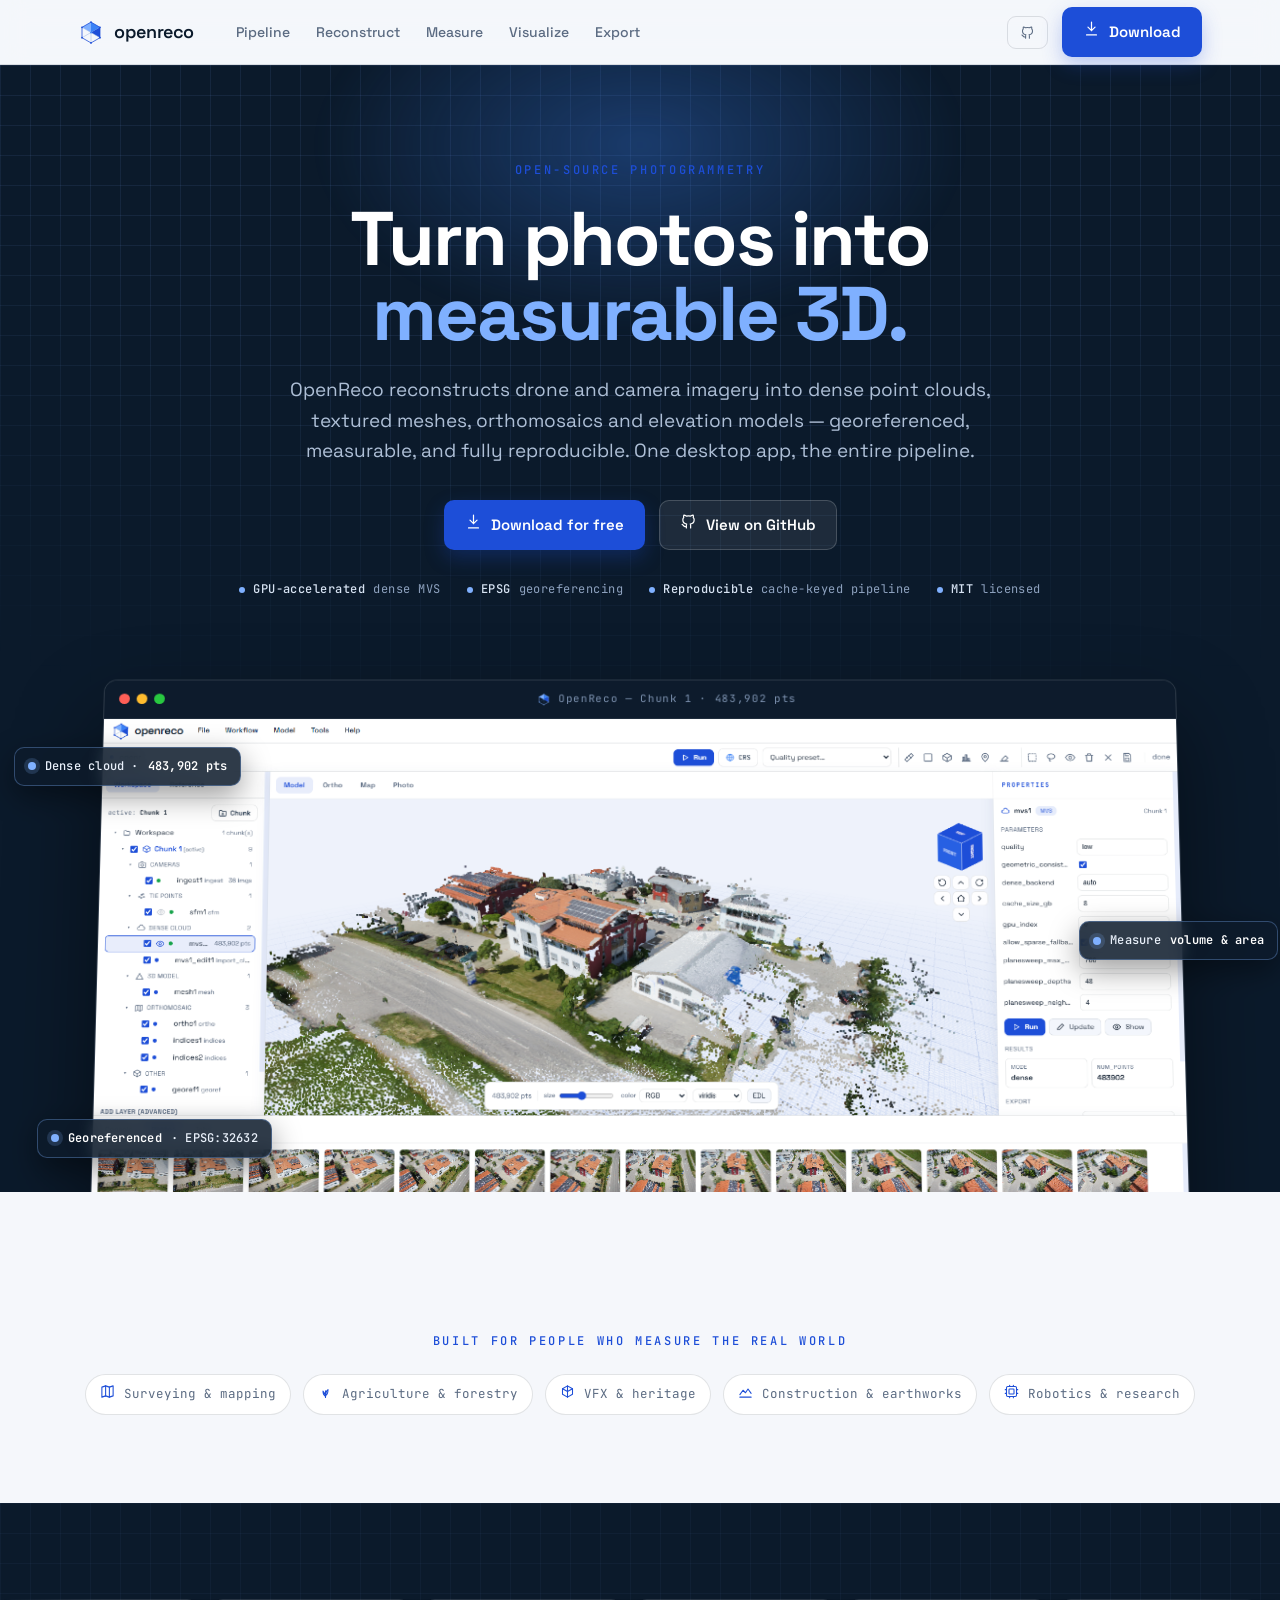
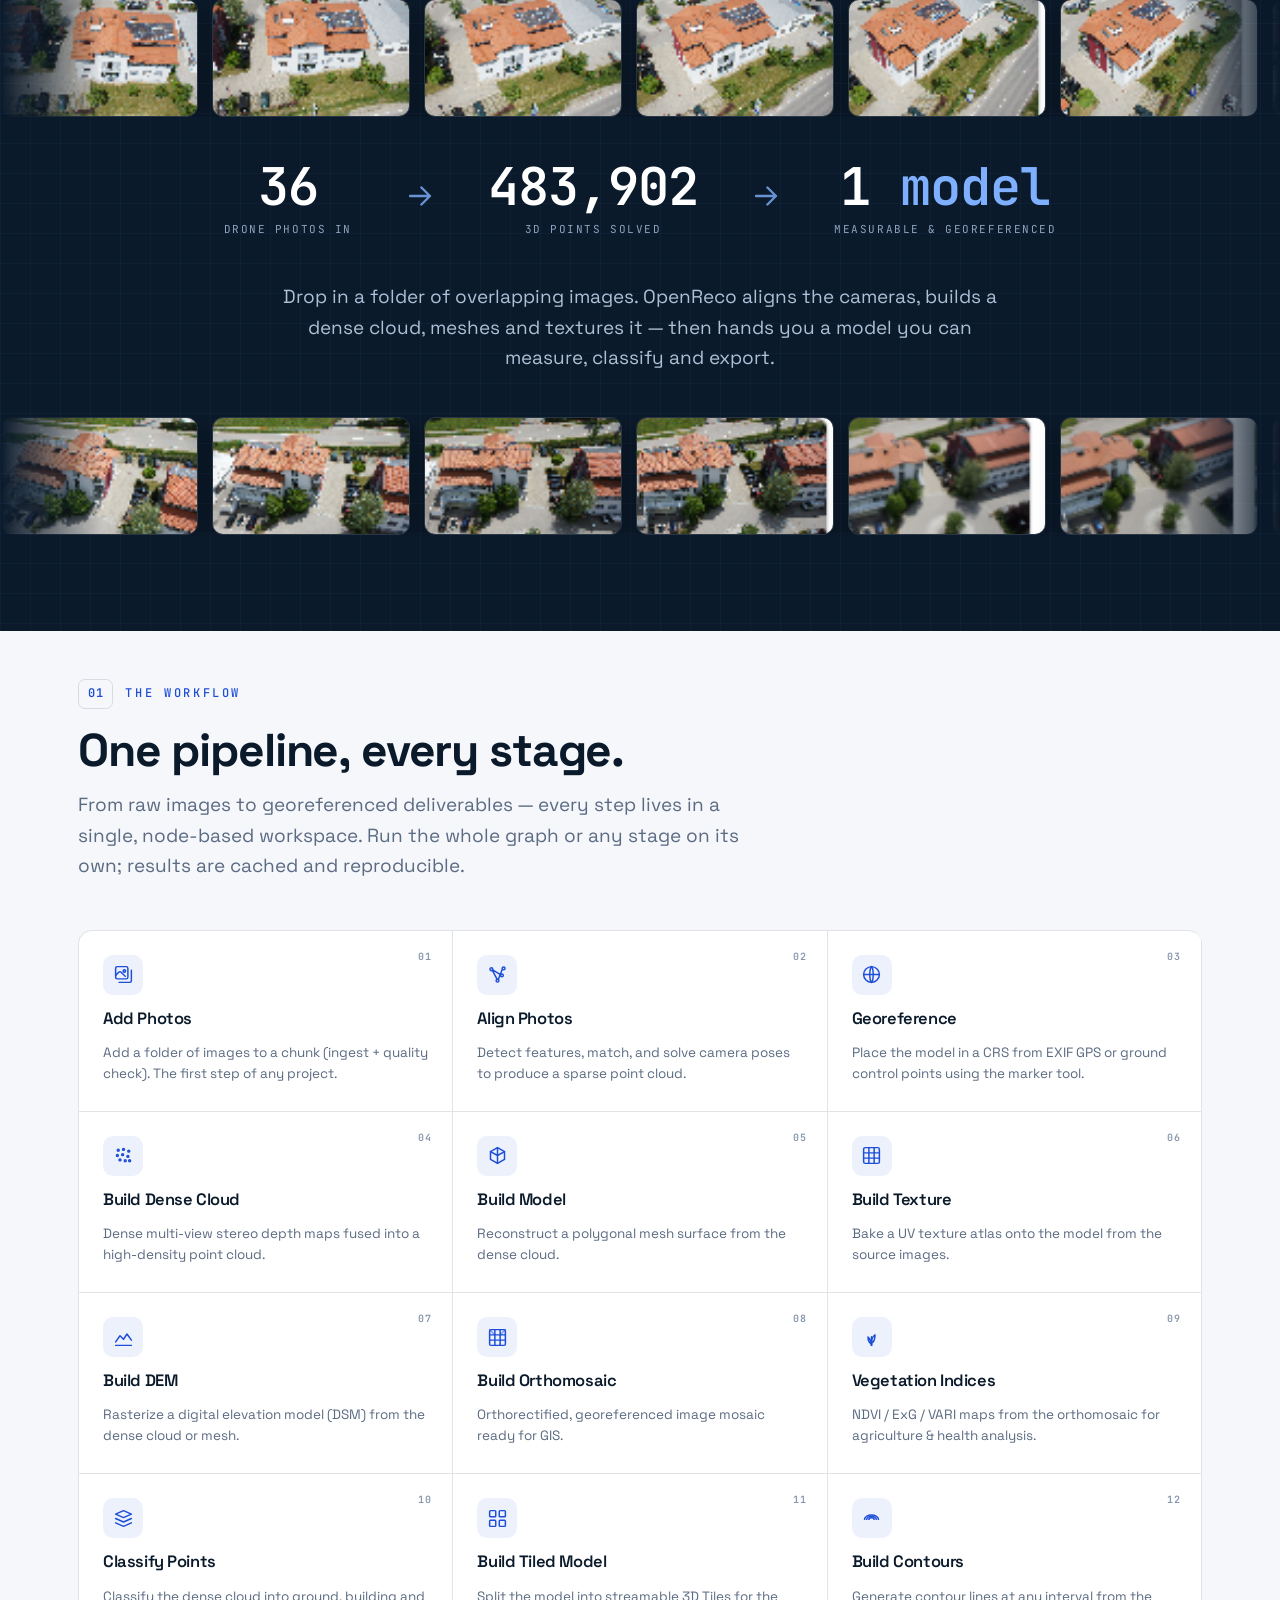
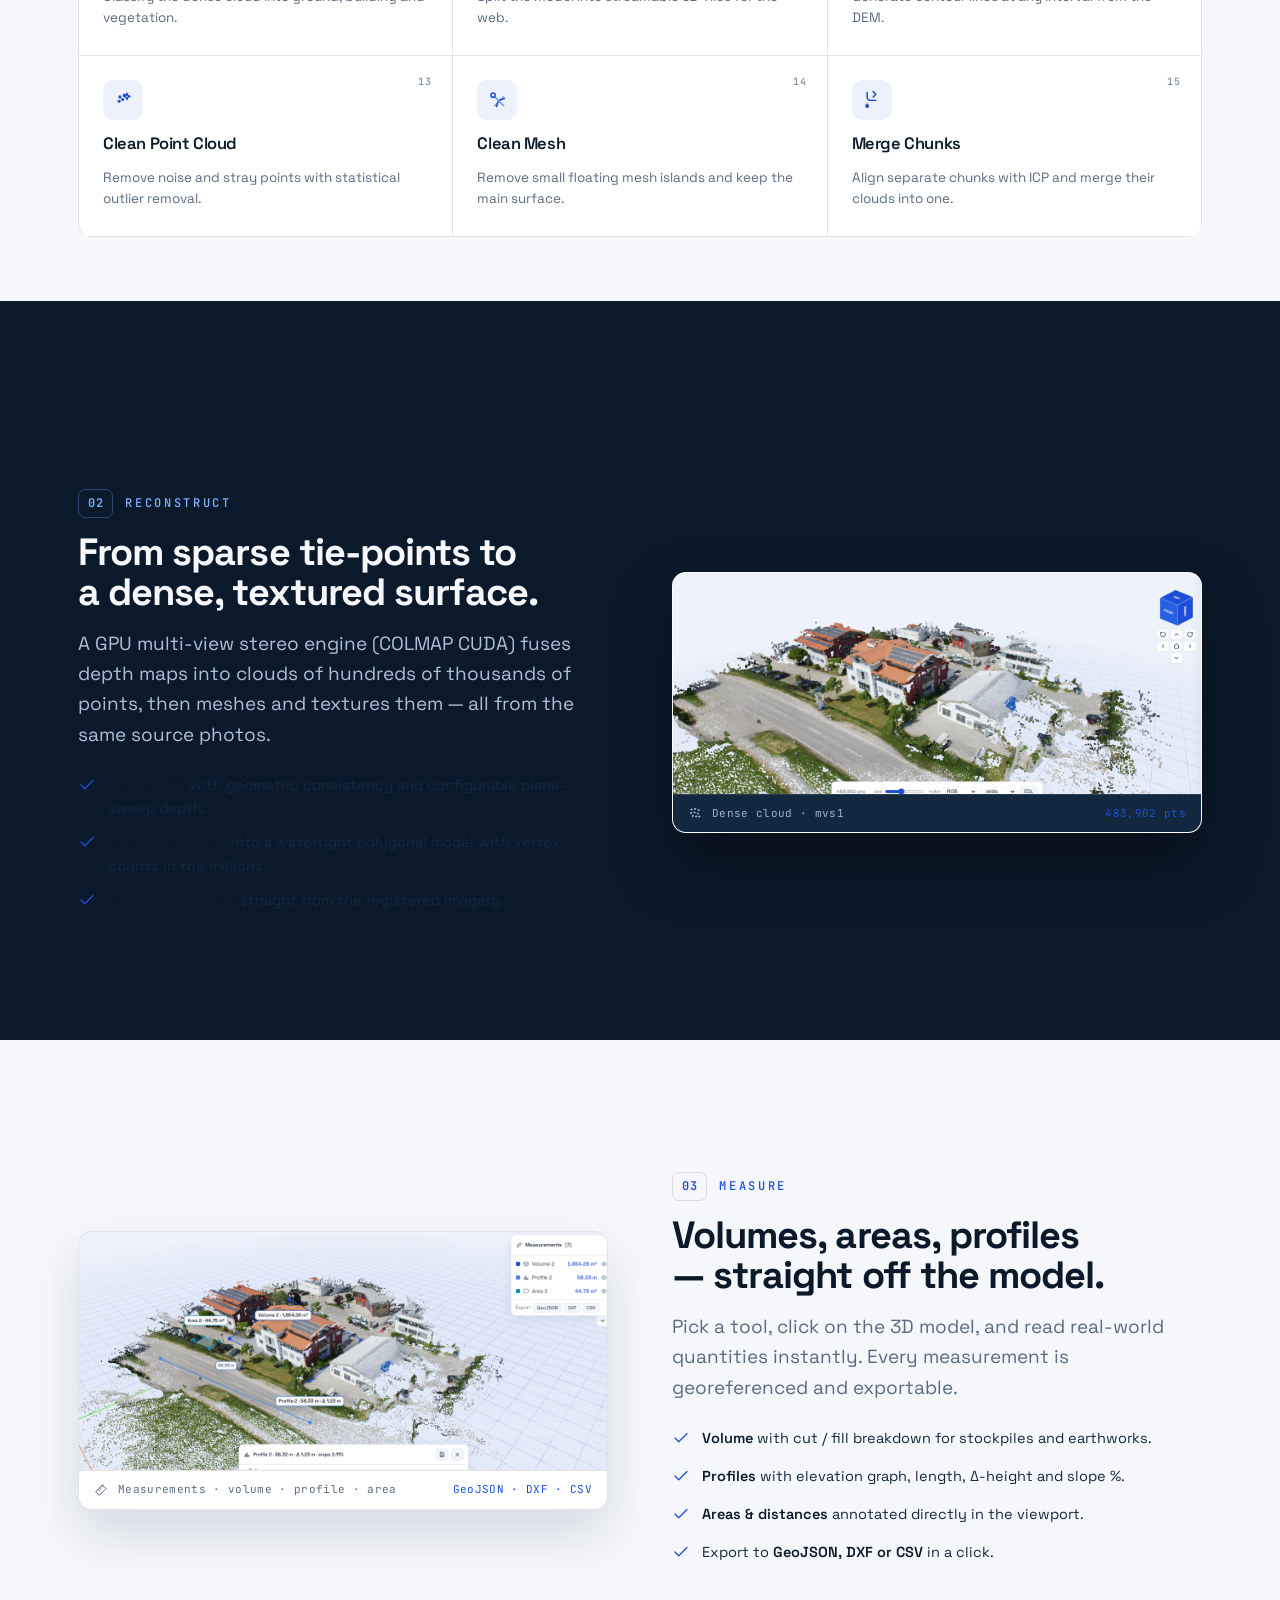
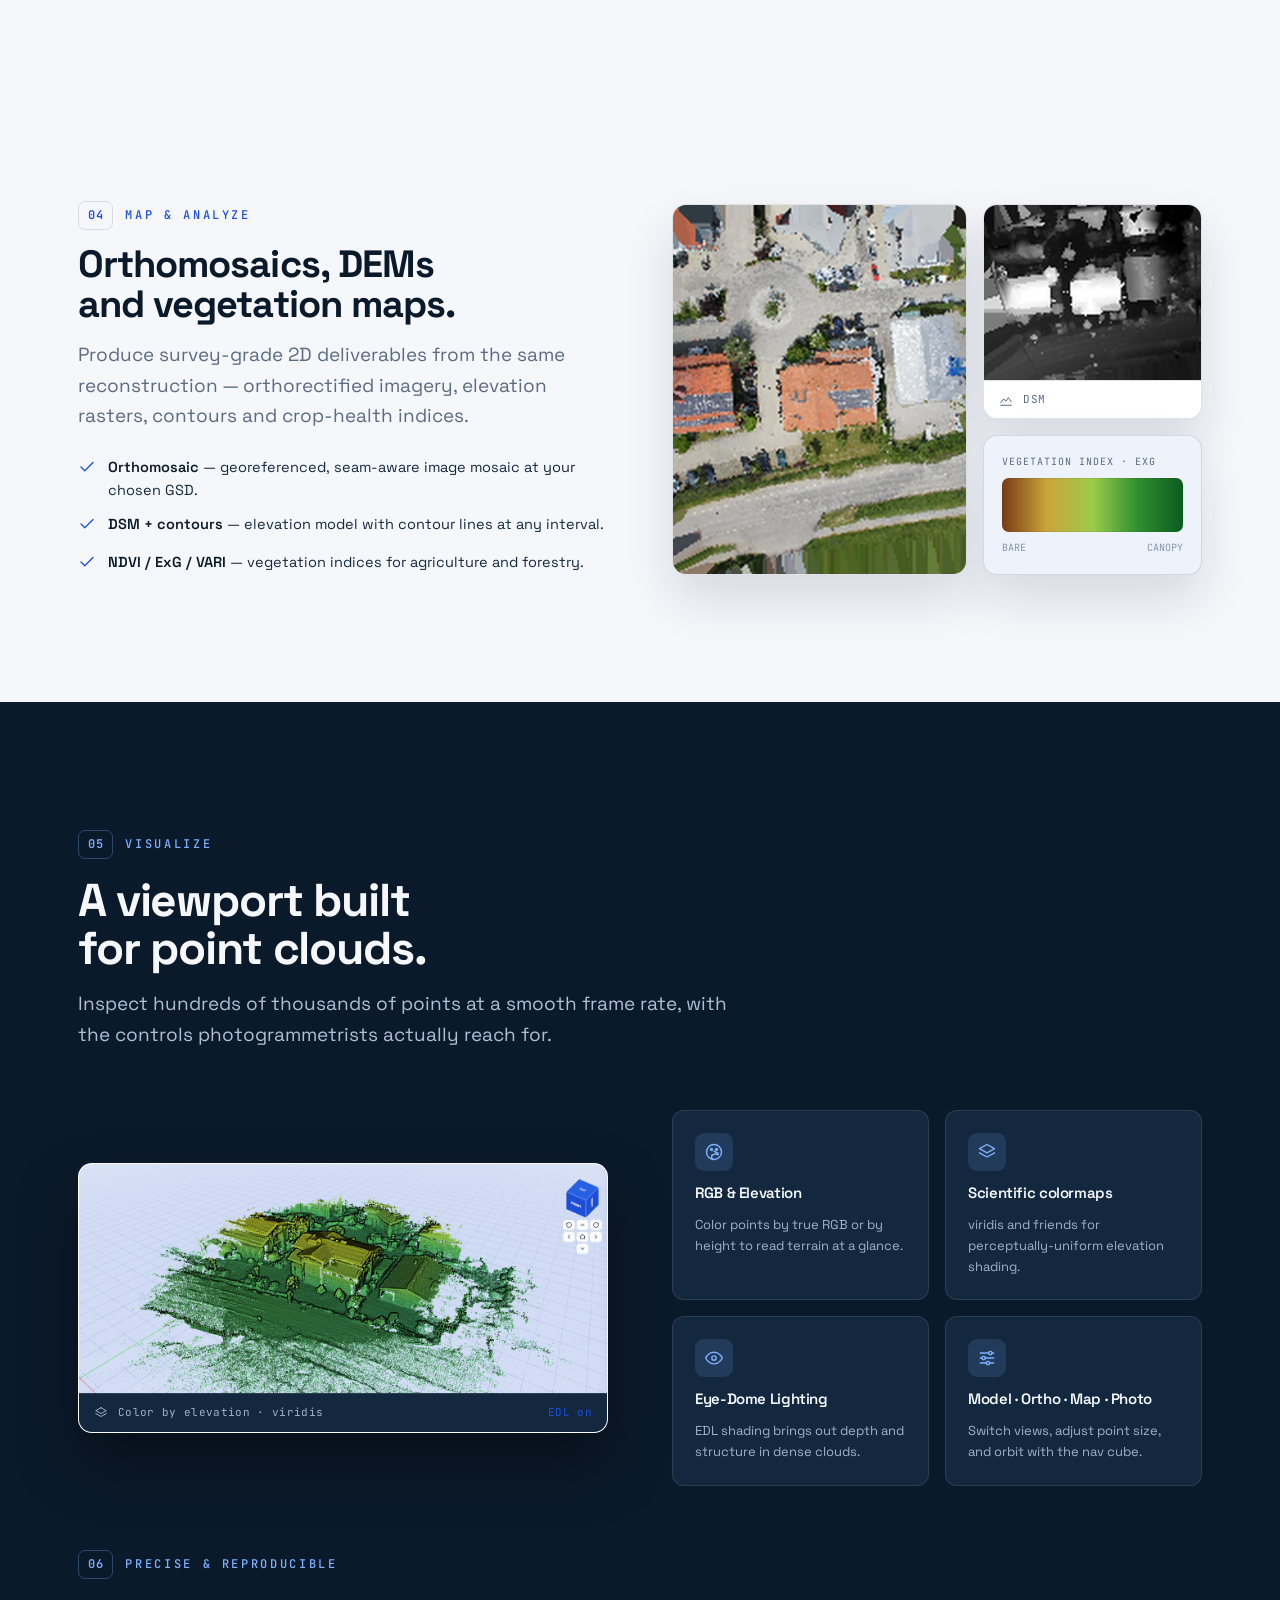
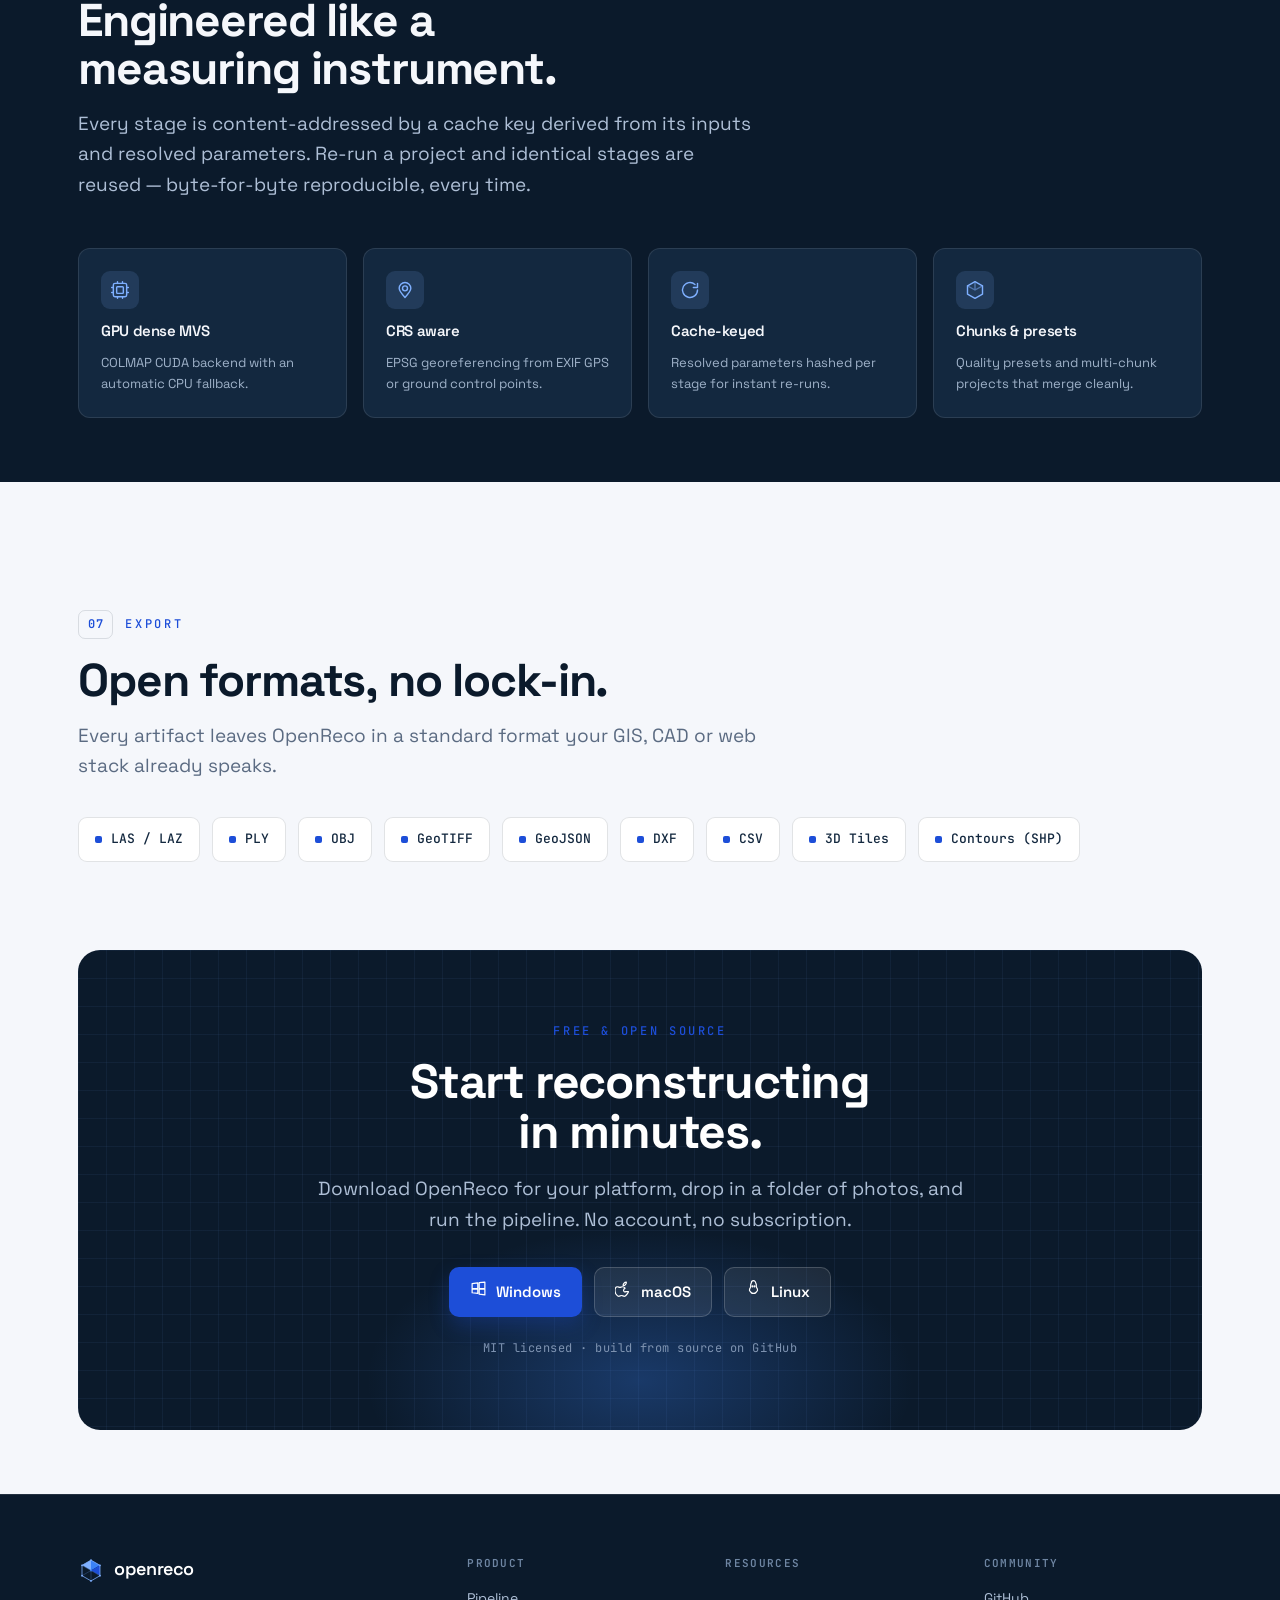
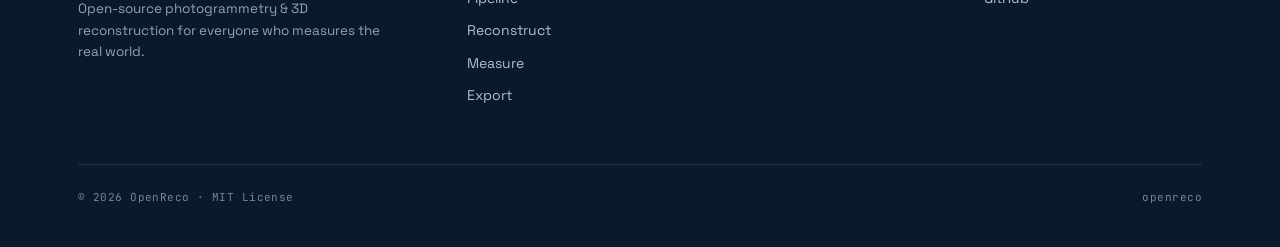
<file: index.html>
<!DOCTYPE html>
<html lang="en">
<head>
<meta charset="utf-8" />
<meta name="viewport" content="width=device-width, initial-scale=1" />
<title>OpenReco — Open-source photogrammetry & 3D reconstruction</title>
<meta name="description" content="OpenReco turns drone and camera photos into measurable, georeferenced 3D — dense clouds, meshes, orthomosaics, DEMs and vegetation indices. GPU-accelerated, reproducible, open source." />
<link rel="preconnect" href="https://fonts.googleapis.com" />
<link rel="preconnect" href="https://fonts.gstatic.com" crossorigin />
<link href="https://fonts.googleapis.com/css2?family=Space+Grotesk:wght@400;500;600;700&family=JetBrains+Mono:wght@400;500;600&display=swap" rel="stylesheet" />
<link rel="stylesheet" href="site.css" />
</head>
<body>
<template id="__bundler_thumbnail" data-bg-color="#0B1A2B">
  <svg viewBox="0 0 1200 800" xmlns="http://www.w3.org/2000/svg">
    <rect width="1200" height="800" fill="#0B1A2B"/>
    <g transform="translate(600 330) scale(4.6) translate(-50 -52)">
      <polygon points="15.4,32 50,12 50,52" fill="#7FB0FF"/>
      <polygon points="50,12 84.6,32 50,52" fill="#3B82F6"/>
      <polygon points="84.6,32 84.6,72 50,52" fill="#1D4ED8"/>
      <line x1="50" y1="52" x2="84.6" y2="72" stroke="#3B5B8F" stroke-width="2" stroke-linecap="round"/>
      <line x1="50" y1="52" x2="50" y2="92" stroke="#3B5B8F" stroke-width="2" stroke-linecap="round"/>
      <line x1="50" y1="52" x2="15.4" y2="72" stroke="#3B5B8F" stroke-width="2" stroke-linecap="round"/>
      <line x1="50" y1="52" x2="15.4" y2="32" stroke="#3B5B8F" stroke-width="2" stroke-linecap="round"/>
      <polygon points="50,12 84.6,32 84.6,72 50,92 15.4,72 15.4,32" fill="none" stroke="#7FB0FF" stroke-width="3" stroke-linejoin="round"/>
    </g>
    <text x="600" y="560" font-family="'JetBrains Mono',monospace" font-size="32" letter-spacing="9" fill="#7FB0FF" text-anchor="middle">openreco</text>
    <text x="600" y="606" font-family="'JetBrains Mono',monospace" font-size="17" letter-spacing="4" fill="#5B6B82" text-anchor="middle">PHOTOS INTO MEASURABLE 3D</text>
  </svg>
</template>

<!-- ===================== NAV ===================== -->
<header class="nav">
  <div class="wrap nav-in">
    <a class="brand" href="#top"><span class="mk" data-mark="default"></span>openreco</a>
    <nav class="nav-links">
      <a href="#pipeline">Pipeline</a>
      <a href="#reconstruct">Reconstruct</a>
      <a href="#measure">Measure</a>
      <a href="#visualize">Visualize</a>
      <a href="#export">Export</a>
    </nav>
    <div class="nav-right">
      <a class="ghpill" href="https://github.com/abhibagul/OpenReco"><span data-icon="github" style="width:15px;height:15px;display:inline-flex"></span> 
        <!-- <b>4.2k</b> stars -->
      </a>
      <a class="btn primary" href="#download"><span data-icon="download"></span> Download</a>
    </div>
  </div>
</header>

<!-- ===================== HERO ===================== -->
<section class="hero" id="top">
  <div class="grid-bg"></div>
  <div class="glow"></div>
  <div class="wrap hero-in">
    <div class="kick rise" style="animation-delay:.04s">Open-source photogrammetry</div>
    <h1 class="rise" style="margin-top:22px;animation-delay:.12s">Turn photos into <span class="hl">measurable 3D.</span></h1>
    <p class="lead rise" style="animation-delay:.2s">OpenReco reconstructs drone and camera imagery into dense point clouds, textured meshes, orthomosaics and elevation models — georeferenced, measurable, and fully reproducible. One desktop app, the entire pipeline.</p>
    <div class="cta rise" style="animation-delay:.28s">
      <a class="btn primary" href="#download"><span data-icon="download"></span> Download for free</a>
      <a class="btn onink" href="https://github.com/abhibagul/OpenReco" target="_blank"><span data-icon="github"></span> View on GitHub</a>
    </div>
    <div class="meta rise" style="animation-delay:.36s">
      <span><span class="dot"></span><b>GPU-accelerated</b> dense MVS</span>
      <span><span class="dot"></span><b>EPSG</b> georeferencing</span>
      <span><span class="dot"></span><b>Reproducible</b> cache-keyed pipeline</span>
      <span><span class="dot"></span><b>MIT</b> licensed</span>
    </div>
  </div>

  <div class="shot">
    <div class="callout c1"><span class="d"></span>Dense cloud · <b>483,902 pts</b></div>
    <div class="callout c2"><span class="d"></span>Measure <b>volume &amp; area</b></div>
    <div class="callout c3"><span class="d"></span><b>Georeferenced</b> · EPSG:32632</div>
    <div class="shot-inner">
      <div class="window">
        <div class="winbar">
          <div class="dots"><i style="background:#ff5f57"></i><i style="background:#febc2e"></i><i style="background:#28c840"></i></div>
          <div class="title"><span class="mk" data-mark="ondark" style="width:14px;height:14px;display:inline-flex"></span> OpenReco — Chunk 1 · 483,902 pts</div>
        </div>
        <img src="site_assets/app-full.png" alt="The full OpenReco application — workspace tree, 3D viewport with a textured dense point cloud, properties panel and photo filmstrip" />
      </div>
    </div>
  </div>
</section>

<!-- ===================== TRUST STRIP ===================== -->
<section class="band tight" style="padding-top:140px;">
  <div class="wrap">
    <p class="kick center" style="display:block;">Built for people who measure the real world</p>
    <div class="trust stagger" style="margin-top:22px;">
      <span class="chip"><span data-icon="map"></span>Surveying &amp; mapping</span>
      <span class="chip"><span data-icon="veg"></span>Agriculture &amp; forestry</span>
      <span class="chip"><span data-icon="model"></span>VFX &amp; heritage</span>
      <span class="chip"><span data-icon="dem"></span>Construction &amp; earthworks</span>
      <span class="chip"><span data-icon="gpu"></span>Robotics &amp; research</span>
    </div>
  </div>
</section>

<!-- ===================== PHOTOS → 3D PROMO BAND ===================== -->
<section class="photos-band">
  <div class="grid-bg"></div>
  <div class="inner">
    <div class="marquee-mask">
      <div class="marquee-row a">
        <img src="site_assets/photos/p01.jpg" alt="drone photo" /><img src="site_assets/photos/p02.jpg" alt="" /><img src="site_assets/photos/p03.jpg" alt="" /><img src="site_assets/photos/p04.jpg" alt="" /><img src="site_assets/photos/p05.jpg" alt="" /><img src="site_assets/photos/p06.jpg" alt="" /><img src="site_assets/photos/p08.jpg" alt="" /><img src="site_assets/photos/p09.jpg" alt="" />
        <img src="site_assets/photos/p01.jpg" alt="" /><img src="site_assets/photos/p02.jpg" alt="" /><img src="site_assets/photos/p03.jpg" alt="" /><img src="site_assets/photos/p04.jpg" alt="" /><img src="site_assets/photos/p05.jpg" alt="" /><img src="site_assets/photos/p06.jpg" alt="" /><img src="site_assets/photos/p08.jpg" alt="" /><img src="site_assets/photos/p09.jpg" alt="" />
      </div>
    </div>

    <div class="wrap reveal">
      <div class="flow">
        <div class="node"><div class="v">36<span class="u"></span></div><div class="k">Drone photos in</div></div>
        <div class="arrow"><span data-icon="arrow"></span></div>
        <div class="node"><div class="v">483,902</div><div class="k">3D points solved</div></div>
        <div class="arrow"><span data-icon="arrow"></span></div>
        <div class="node"><div class="v">1<span class="u"> model</span></div><div class="k">Measurable &amp; georeferenced</div></div>
      </div>
      <p class="lead center" style="max-width:62ch;margin:0 auto;color:#aebfd6;">Drop in a folder of overlapping images. OpenReco aligns the cameras, builds a dense cloud, meshes and textures it — then hands you a model you can measure, classify and export.</p>
    </div>

    <div class="marquee-mask" style="margin-top:44px;">
      <div class="marquee-row b">
        <img src="site_assets/photos/p16.jpg" alt="" /><img src="site_assets/photos/p17.jpg" alt="" /><img src="site_assets/photos/p18.jpg" alt="" /><img src="site_assets/photos/p19.jpg" alt="" /><img src="site_assets/photos/p20.jpg" alt="" /><img src="site_assets/photos/p21.jpg" alt="" /><img src="site_assets/photos/p10.jpg" alt="" /><img src="site_assets/photos/p11.jpg" alt="" />
        <img src="site_assets/photos/p16.jpg" alt="" /><img src="site_assets/photos/p17.jpg" alt="" /><img src="site_assets/photos/p18.jpg" alt="" /><img src="site_assets/photos/p19.jpg" alt="" /><img src="site_assets/photos/p20.jpg" alt="" /><img src="site_assets/photos/p21.jpg" alt="" /><img src="site_assets/photos/p10.jpg" alt="" /><img src="site_assets/photos/p11.jpg" alt="" />
      </div>
    </div>
  </div>
</section>

<!-- ===================== PIPELINE GRID (all features) ===================== -->
<section class="band" id="pipeline" style="padding-top:48px;">
  <div class="wrap">
    <div class="sec-head reveal">
      <div class="eyebrow"><span class="num">01</span><span class="kick">The workflow</span></div>
      <h2 class="sec" style="margin-top:18px;">One pipeline, every stage.</h2>
      <p class="lead">From raw images to georeferenced deliverables — every step lives in a single, node-based workspace. Run the whole graph or any stage on its own; results are cached and reproducible.</p>
    </div>

    <div class="pipe stagger">
      <div class="pcard"><span class="step">01</span><div class="ic" data-icon="photos"></div><h3>Add Photos</h3><p>Add a folder of images to a chunk (ingest + quality check). The first step of any project.</p></div>
      <div class="pcard"><span class="step">02</span><div class="ic" data-icon="align"></div><h3>Align Photos</h3><p>Detect features, match, and solve camera poses to produce a sparse point cloud.</p></div>
      <div class="pcard"><span class="step">03</span><div class="ic" data-icon="georef"></div><h3>Georeference</h3><p>Place the model in a CRS from EXIF GPS or ground control points using the marker tool.</p></div>
      <div class="pcard"><span class="step">04</span><div class="ic" data-icon="dense"></div><h3>Build Dense Cloud</h3><p>Dense multi-view stereo depth maps fused into a high-density point cloud.</p></div>
      <div class="pcard"><span class="step">05</span><div class="ic" data-icon="model"></div><h3>Build Model</h3><p>Reconstruct a polygonal mesh surface from the dense cloud.</p></div>
      <div class="pcard"><span class="step">06</span><div class="ic" data-icon="texture"></div><h3>Build Texture</h3><p>Bake a UV texture atlas onto the model from the source images.</p></div>
      <div class="pcard"><span class="step">07</span><div class="ic" data-icon="dem"></div><h3>Build DEM</h3><p>Rasterize a digital elevation model (DSM) from the dense cloud or mesh.</p></div>
      <div class="pcard"><span class="step">08</span><div class="ic" data-icon="ortho"></div><h3>Build Orthomosaic</h3><p>Orthorectified, georeferenced image mosaic ready for GIS.</p></div>
      <div class="pcard"><span class="step">09</span><div class="ic" data-icon="veg"></div><h3>Vegetation Indices</h3><p>NDVI / ExG / VARI maps from the orthomosaic for agriculture &amp; health analysis.</p></div>
      <div class="pcard"><span class="step">10</span><div class="ic" data-icon="classify"></div><h3>Classify Points</h3><p>Classify the dense cloud into ground, building and vegetation.</p></div>
      <div class="pcard"><span class="step">11</span><div class="ic" data-icon="tiled"></div><h3>Build Tiled Model</h3><p>Split the model into streamable 3D Tiles for the web.</p></div>
      <div class="pcard"><span class="step">12</span><div class="ic" data-icon="contours"></div><h3>Build Contours</h3><p>Generate contour lines at any interval from the DEM.</p></div>
      <div class="pcard"><span class="step">13</span><div class="ic" data-icon="cleancloud"></div><h3>Clean Point Cloud</h3><p>Remove noise and stray points with statistical outlier removal.</p></div>
      <div class="pcard"><span class="step">14</span><div class="ic" data-icon="cleanmesh"></div><h3>Clean Mesh</h3><p>Remove small floating mesh islands and keep the main surface.</p></div>
      <div class="pcard"><span class="step">15</span><div class="ic" data-icon="merge"></div><h3>Merge Chunks</h3><p>Align separate chunks with ICP and merge their clouds into one.</p></div>
    </div>
  </div>
</section>

<!-- ===================== SPOTLIGHT · RECONSTRUCT ===================== -->
<section class="band ink-band" id="reconstruct">
  <div class="wrap">
    <div class="spot">
      <div class="copy reveal">
        <div class="eyebrow"><span class="num">02</span><span class="kick">Reconstruct</span></div>
        <h2 style="margin-top:14px;">From sparse tie-points to a dense, textured surface.</h2>
        <p class="lead">A GPU multi-view stereo engine (COLMAP CUDA) fuses depth maps into clouds of hundreds of thousands of points, then meshes and textures them — all from the same source photos.</p>
        <div class="flist">
          <div class="fl"><span data-icon="check"></span><span><b>Dense MVS</b> with geometric consistency and configurable plane-sweep depth.</span></div>
          <div class="fl"><span data-icon="check"></span><span><b>Poisson meshing</b> into a watertight polygonal model with vertex counts in the millions.</span></div>
          <div class="fl"><span data-icon="check"></span><span><b>UV texture baking</b> straight from the registered imagery.</span></div>
        </div>
      </div>
      <div class="figframe reveal">
        <img src="site_assets/shot-model.png" alt="Textured dense point cloud of buildings" />
        <div class="figcap"><span data-icon="dense" style="width:14px;height:14px;display:inline-flex"></span> Dense cloud · mvs1 <span class="tagm">483,902 pts</span></div>
      </div>
    </div>
  </div>
</section>

<!-- ===================== SPOTLIGHT · MEASURE ===================== -->
<section class="band" id="measure" style="padding-top:72px;">
  <div class="wrap">
    <div class="spot rev">
      <div class="copy reveal">
        <div class="eyebrow"><span class="num">03</span><span class="kick">Measure</span></div>
        <h2 class="sec" style="font-size:clamp(26px,3vw,38px);">Volumes, areas, profiles — straight off the model.</h2>
        <p class="lead">Pick a tool, click on the 3D model, and read real-world quantities instantly. Every measurement is georeferenced and exportable.</p>
        <div class="flist">
          <div class="fl"><span data-icon="check"></span><span><b>Volume</b> with cut / fill breakdown for stockpiles and earthworks.</span></div>
          <div class="fl"><span data-icon="check"></span><span><b>Profiles</b> with elevation graph, length, Δ-height and slope %.</span></div>
          <div class="fl"><span data-icon="check"></span><span><b>Areas &amp; distances</b> annotated directly in the viewport.</span></div>
          <div class="fl"><span data-icon="check"></span><span>Export to <b>GeoJSON, DXF or CSV</b> in a click.</span></div>
        </div>
      </div>
      <div class="figframe reveal">
        <img src="site_assets/shot-measure.png" alt="Measurement panel with volume, area and profile annotations on the model" />
        <div class="figcap"><span data-icon="measure" style="width:14px;height:14px;display:inline-flex"></span> Measurements · volume · profile · area <span class="tagm">GeoJSON · DXF · CSV</span></div>
      </div>
    </div>
  </div>
</section>

<!-- ===================== SPOTLIGHT · ORTHO + DEM ===================== -->
<section class="band" id="ortho" style="padding-top:48px;">
  <div class="wrap">
    <div class="spot">
      <div class="copy reveal">
        <div class="eyebrow"><span class="num">04</span><span class="kick">Map &amp; analyze</span></div>
        <h2 class="sec" style="font-size:clamp(26px,3vw,38px);">Orthomosaics, DEMs and vegetation maps.</h2>
        <p class="lead">Produce survey-grade 2D deliverables from the same reconstruction — orthorectified imagery, elevation rasters, contours and crop-health indices.</p>
        <div class="flist">
          <div class="fl"><span data-icon="check"></span><span><b>Orthomosaic</b> — georeferenced, seam-aware image mosaic at your chosen GSD.</span></div>
          <div class="fl"><span data-icon="check"></span><span><b>DSM + contours</b> — elevation model with contour lines at any interval.</span></div>
          <div class="fl"><span data-icon="check"></span><span><b>NDVI / ExG / VARI</b> — vegetation indices for agriculture and forestry.</span></div>
        </div>
      </div>
      <div class="reveal" style="display:grid;grid-template-columns:1.35fr 1fr;gap:16px;">
        <div class="figframe" style="grid-row:span 2;">
          <img src="site_assets/ortho.png" alt="Top-down orthomosaic" style="height:100%;object-fit:cover;" />
          <div class="figcap"><span data-icon="ortho" style="width:14px;height:14px;display:inline-flex"></span> Orthomosaic <span class="tagm">EPSG:32632</span></div>
        </div>
        <div class="figframe">
          <img src="site_assets/dem.png" alt="Digital elevation model" />
          <div class="figcap"><span data-icon="dem" style="width:14px;height:14px;display:inline-flex"></span> DSM</div>
        </div>
        <div class="figframe grid-fig" style="display:flex;align-items:center;justify-content:center;padding:18px;">
          <div style="display:flex;flex-direction:column;gap:8px;width:100%;">
            <div class="mono" style="font-size:10px;letter-spacing:.1em;color:var(--sub);text-transform:uppercase;">Vegetation index · ExG</div>
            <div style="height:54px;border-radius:7px;background:linear-gradient(90deg,#7a3b14,#caa53a,#9ccb4a,#2f8f2f,#0b5c1f);box-shadow:inset 0 0 0 1px rgba(11,26,43,.08);"></div>
            <div class="mono" style="display:flex;justify-content:space-between;font-size:10px;color:var(--faint);"><span>BARE</span><span>CANOPY</span></div>
          </div>
        </div>
      </div>
    </div>
  </div>
</section>

<!-- ===================== VISUALIZE (ink) ===================== -->
<section class="band ink-band" id="visualize">
  <div class="wrap">
    <div class="sec-head reveal">
      <div class="eyebrow"><span class="num">05</span><span class="kick">Visualize</span></div>
      <h2 class="sec" style="margin-top:18px;">A viewport built for point clouds.</h2>
      <p class="lead">Inspect hundreds of thousands of points at a smooth frame rate, with the controls photogrammetrists actually reach for.</p>
    </div>

    <div class="spot" style="padding-bottom:0;">
      <div class="figframe reveal">
        <img src="site_assets/shot-classify.png" alt="Point cloud colored by elevation" />
        <div class="figcap"><span data-icon="layers" style="width:14px;height:14px;display:inline-flex"></span> Color by elevation · viridis <span class="tagm">EDL on</span></div>
      </div>
      <div class="viz reveal" style="grid-template-columns:repeat(2,1fr);margin-top:0;">
        <div class="vcard"><div class="ic" data-icon="color"></div><h3>RGB &amp; Elevation</h3><p>Color points by true RGB or by height to read terrain at a glance.</p></div>
        <div class="vcard"><div class="ic" data-icon="layers"></div><h3>Scientific colormaps</h3><p>viridis and friends for perceptually-uniform elevation shading.</p></div>
        <div class="vcard"><div class="ic" data-icon="eye"></div><h3>Eye-Dome Lighting</h3><p>EDL shading brings out depth and structure in dense clouds.</p></div>
        <div class="vcard"><div class="ic" data-icon="sliders"></div><h3>Model · Ortho · Map · Photo</h3><p>Switch views, adjust point size, and orbit with the nav cube.</p></div>
      </div>
    </div>
  </div>
</section>

<!-- ===================== REPRODUCIBLE / PRECISE (metrics) ===================== -->
<section class="band ink-band" id="reproducible" style="padding-top:0;">
  <div class="wrap">
    <div class="sec-head reveal">
      <div class="eyebrow"><span class="num">06</span><span class="kick">Precise &amp; reproducible</span></div>
      <h2 class="sec" style="margin-top:18px;">Engineered like a measuring instrument.</h2>
      <p class="lead">Every stage is content-addressed by a cache key derived from its inputs and resolved parameters. Re-run a project and identical stages are reused — byte-for-byte reproducible, every time.</p>
    </div>
    <div class="viz stagger">
      <div class="vcard"><div class="ic" data-icon="gpu"></div><h3>GPU dense MVS</h3><p>COLMAP CUDA backend with an automatic CPU fallback.</p></div>
      <div class="vcard"><div class="ic" data-icon="crs"></div><h3>CRS aware</h3><p>EPSG georeferencing from EXIF GPS or ground control points.</p></div>
      <div class="vcard"><div class="ic" data-icon="cache"></div><h3>Cache-keyed</h3><p>Resolved parameters hashed per stage for instant re-runs.</p></div>
      <div class="vcard"><div class="ic" data-icon="chunks"></div><h3>Chunks &amp; presets</h3><p>Quality presets and multi-chunk projects that merge cleanly.</p></div>
    </div>
  </div>
</section>

<!-- ===================== EXPORT ===================== -->
<section class="band" id="export">
  <div class="wrap">
      <div class="sec-head reveal">
      <div class="eyebrow"><span class="num">07</span><span class="kick">Export</span></div>
      <h2 class="sec" style="margin-top:18px;">Open formats, no lock-in.</h2>
      <p class="lead">Every artifact leaves OpenReco in a standard format your GIS, CAD or web stack already speaks.</p>
    </div>
    <div class="formats stagger">
      <span class="fmt"><span class="d"></span>LAS / LAZ</span>
      <span class="fmt"><span class="d"></span>PLY</span>
      <span class="fmt"><span class="d"></span>OBJ</span>
      <span class="fmt"><span class="d"></span>GeoTIFF</span>
      <span class="fmt"><span class="d"></span>GeoJSON</span>
      <span class="fmt"><span class="d"></span>DXF</span>
      <span class="fmt"><span class="d"></span>CSV</span>
      <span class="fmt"><span class="d"></span>3D Tiles</span>
      <span class="fmt"><span class="d"></span>Contours (SHP)</span>
    </div>
  </div>
</section>

<!-- ===================== FINAL CTA ===================== -->
<section class="band" id="download" style="padding-top:24px;">
  <div class="wrap">
    <div class="cta-final reveal">
      <div class="grid-bg"></div>
      <div class="glow"></div>
      <div class="cta-final-in">
        <div class="kick">Free &amp; open source</div>
        <h2 style="margin-top:16px;">Start reconstructing in minutes.</h2>
        <p class="lead">Download OpenReco for your platform, drop in a folder of photos, and run the pipeline. No account, no subscription.</p>
        <div class="os">
          <a class="btn primary" target="_blank" href="https://github.com/abhibagul/OpenReco/releases"><span data-icon="win"></span> Windows</a>
          <a class="btn onink" target="_blank"  href="https://github.com/abhibagul/OpenReco/releases"><span data-icon="apple"></span> macOS</a>
          <a class="btn onink" target="_blank"  href="https://github.com/abhibagul/OpenReco/releases"><span data-icon="linux"></span> Linux</a>
        </div>
        <p class="mono" style="margin-top:22px;font-size:12px;color:#7e93b1;letter-spacing:.04em;">MIT licensed · build from source on GitHub</p>
      </div>
    </div>
  </div>
</section>

<!-- ===================== FOOTER ===================== -->
<footer>
  <div class="wrap">
    <div class="foot-grid">
      <div class="foot-brand">
        <a class="brand" href="#top"><span class="mk" data-mark="ondark"></span>openreco</a>
        <p>Open-source photogrammetry &amp; 3D reconstruction for everyone who measures the real world.</p>
      </div>
      <div class="fcol">
        <h4>Product</h4>
        <a href="#pipeline">Pipeline</a>
        <a href="#reconstruct">Reconstruct</a>
        <a href="#measure">Measure</a>
        <a href="#export">Export</a>
      </div>
      <div class="fcol">
        <h4>Resources</h4>
        <!-- <a href="#">Documentation</a>
        <a href="#">Tutorials</a>
        <a href="#">Sample data</a>
        <a href="#">Changelog</a> -->
      </div>
      <div class="fcol">
        <h4>Community</h4>
        <a href="https://github.com/abhibagul/OpenReco">GitHub</a>
        <!-- <a href="#">Discussions</a>
        <a href="#">Issues</a>
        <a href="#">Contribute</a> -->
      </div>
    </div>
    <div class="foot-bot">
      <span>© 2026 OpenReco · MIT License</span>
      <span>openreco</span>
    </div>
  </div>
</footer>

<script src="icons.js"></script>
</body>
</html>
</file>
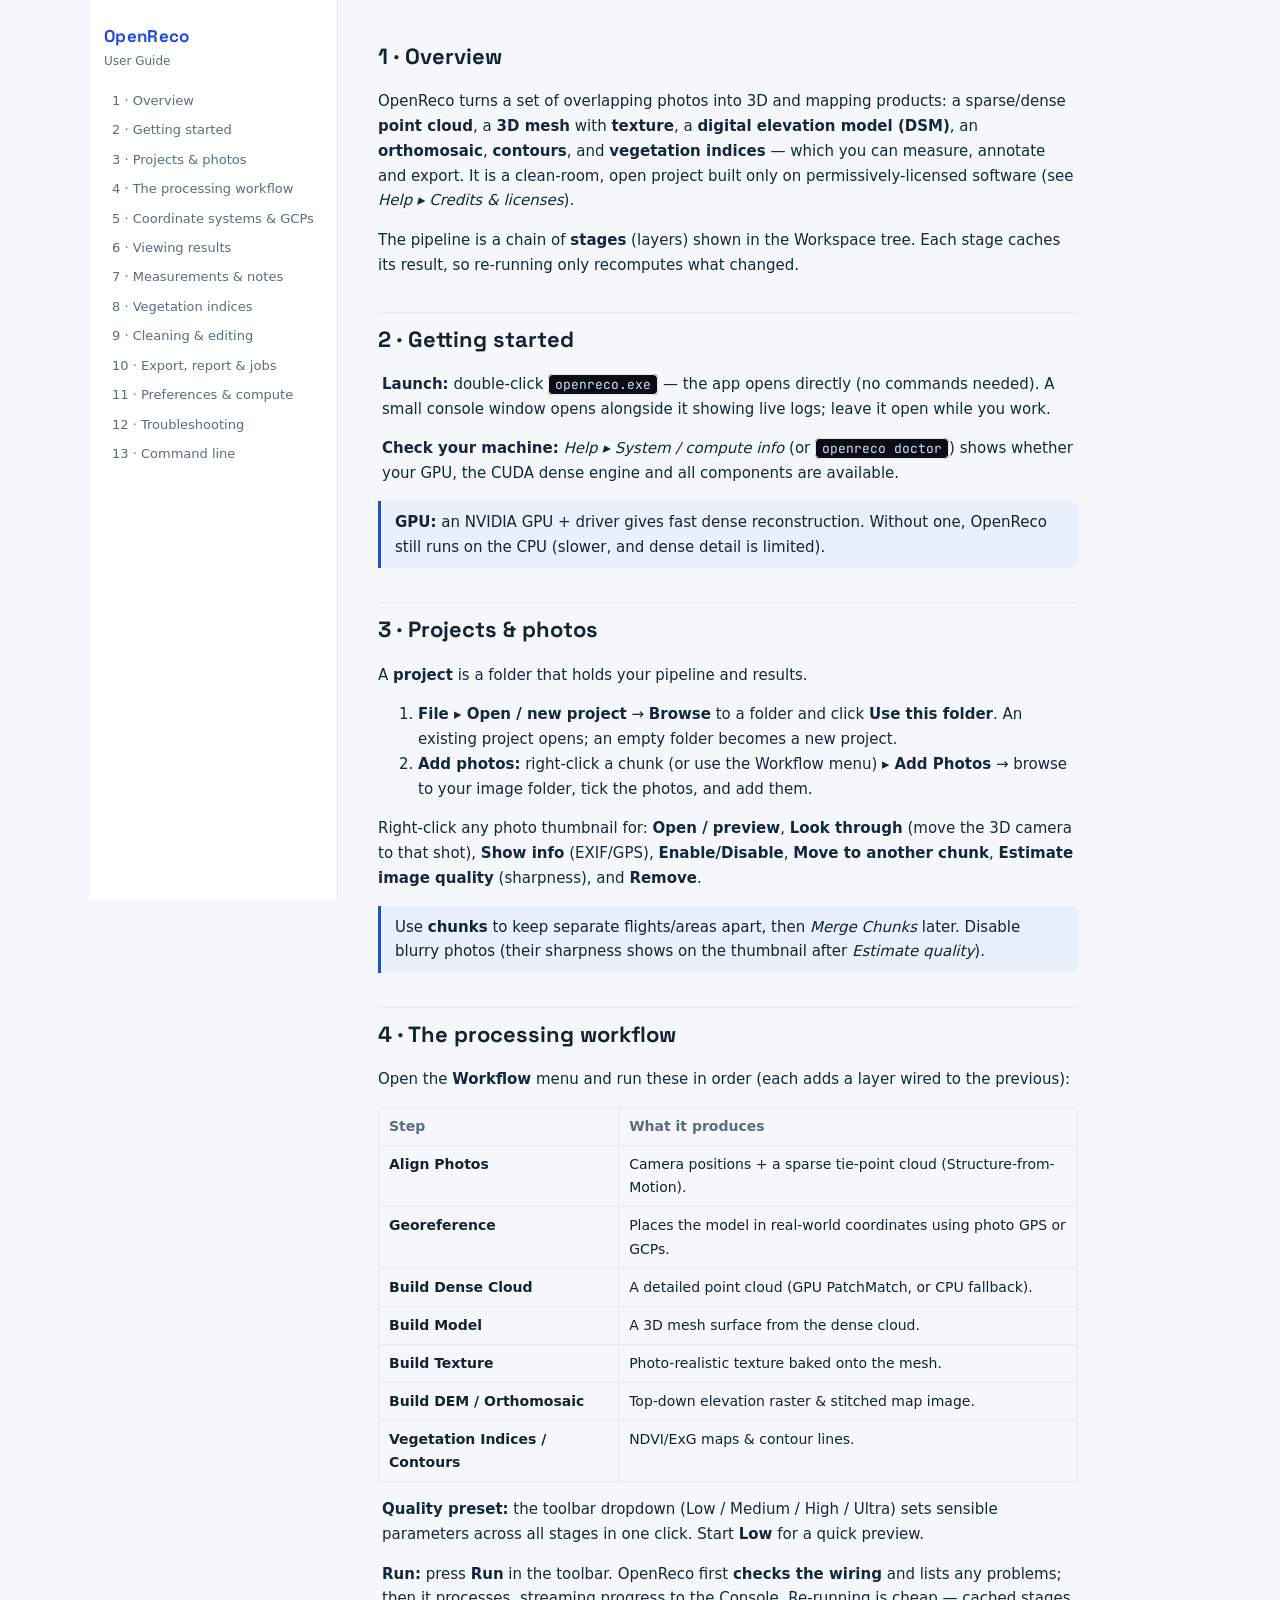
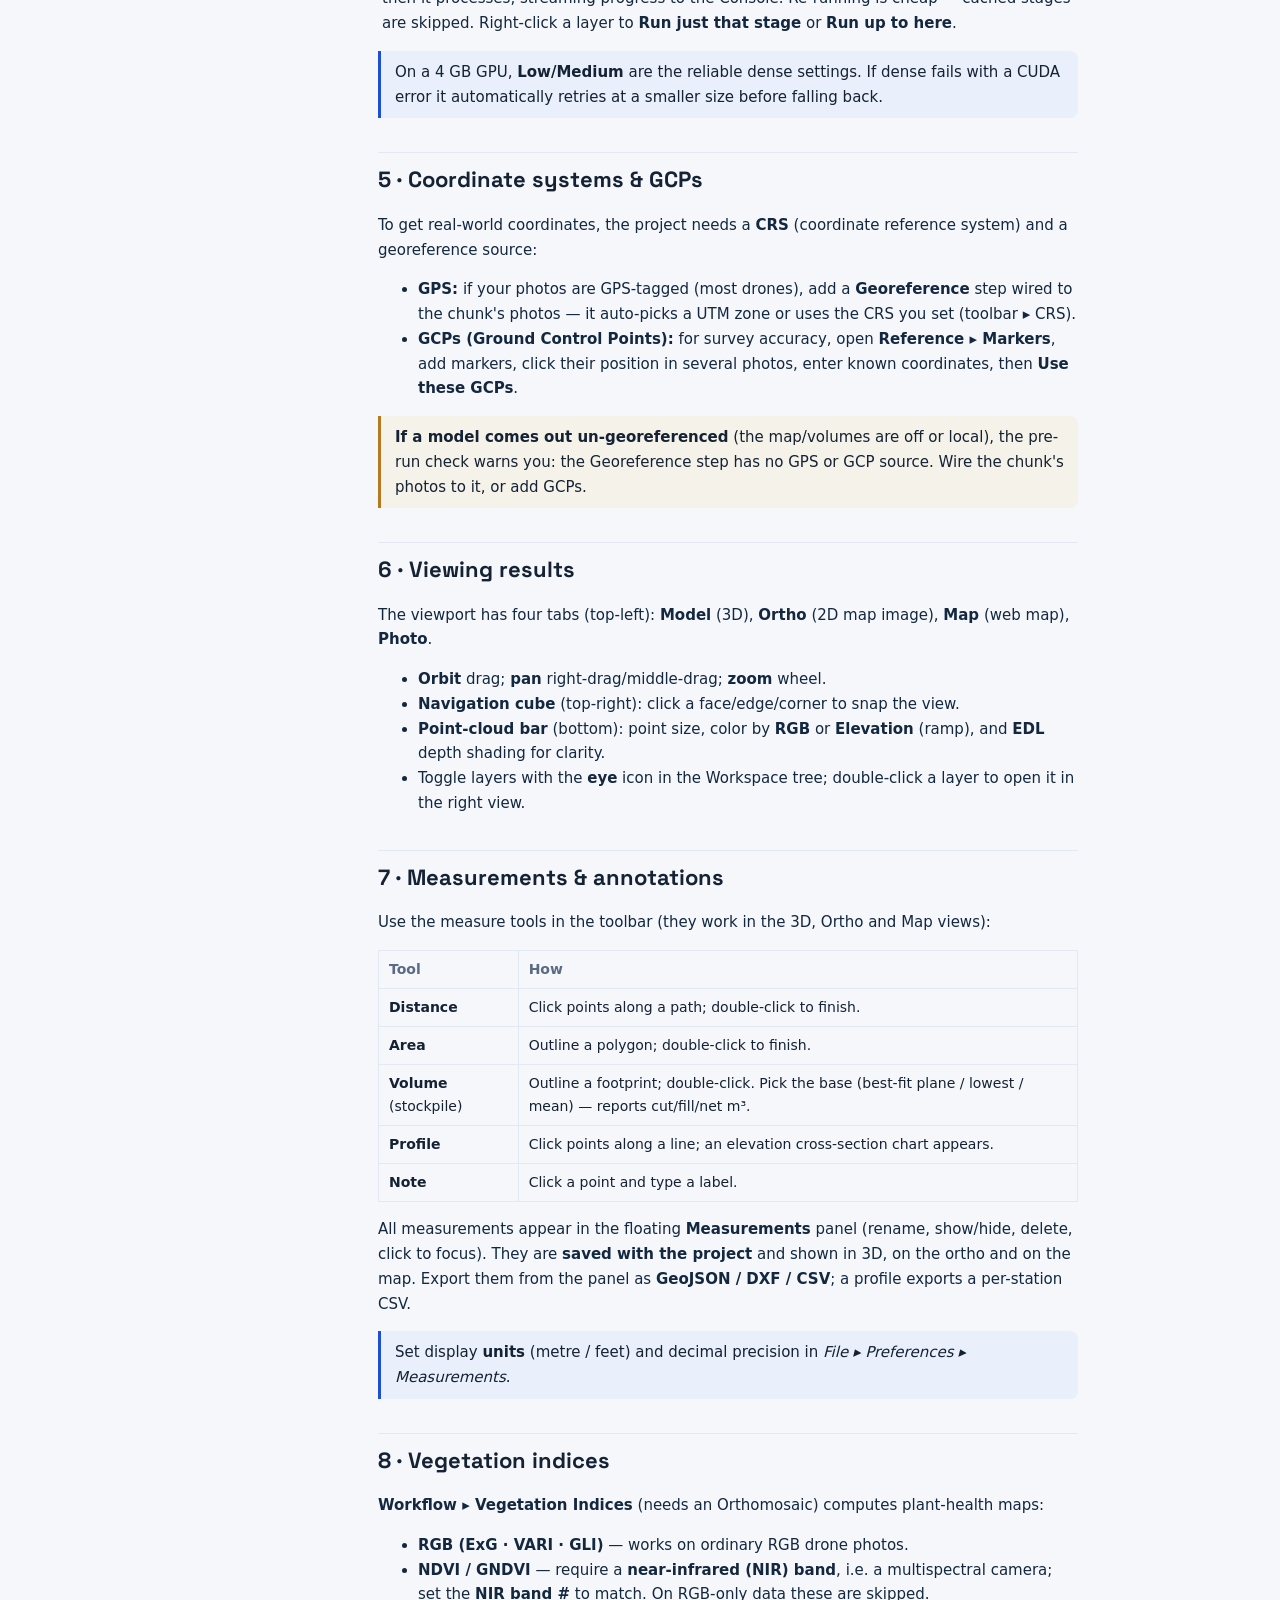
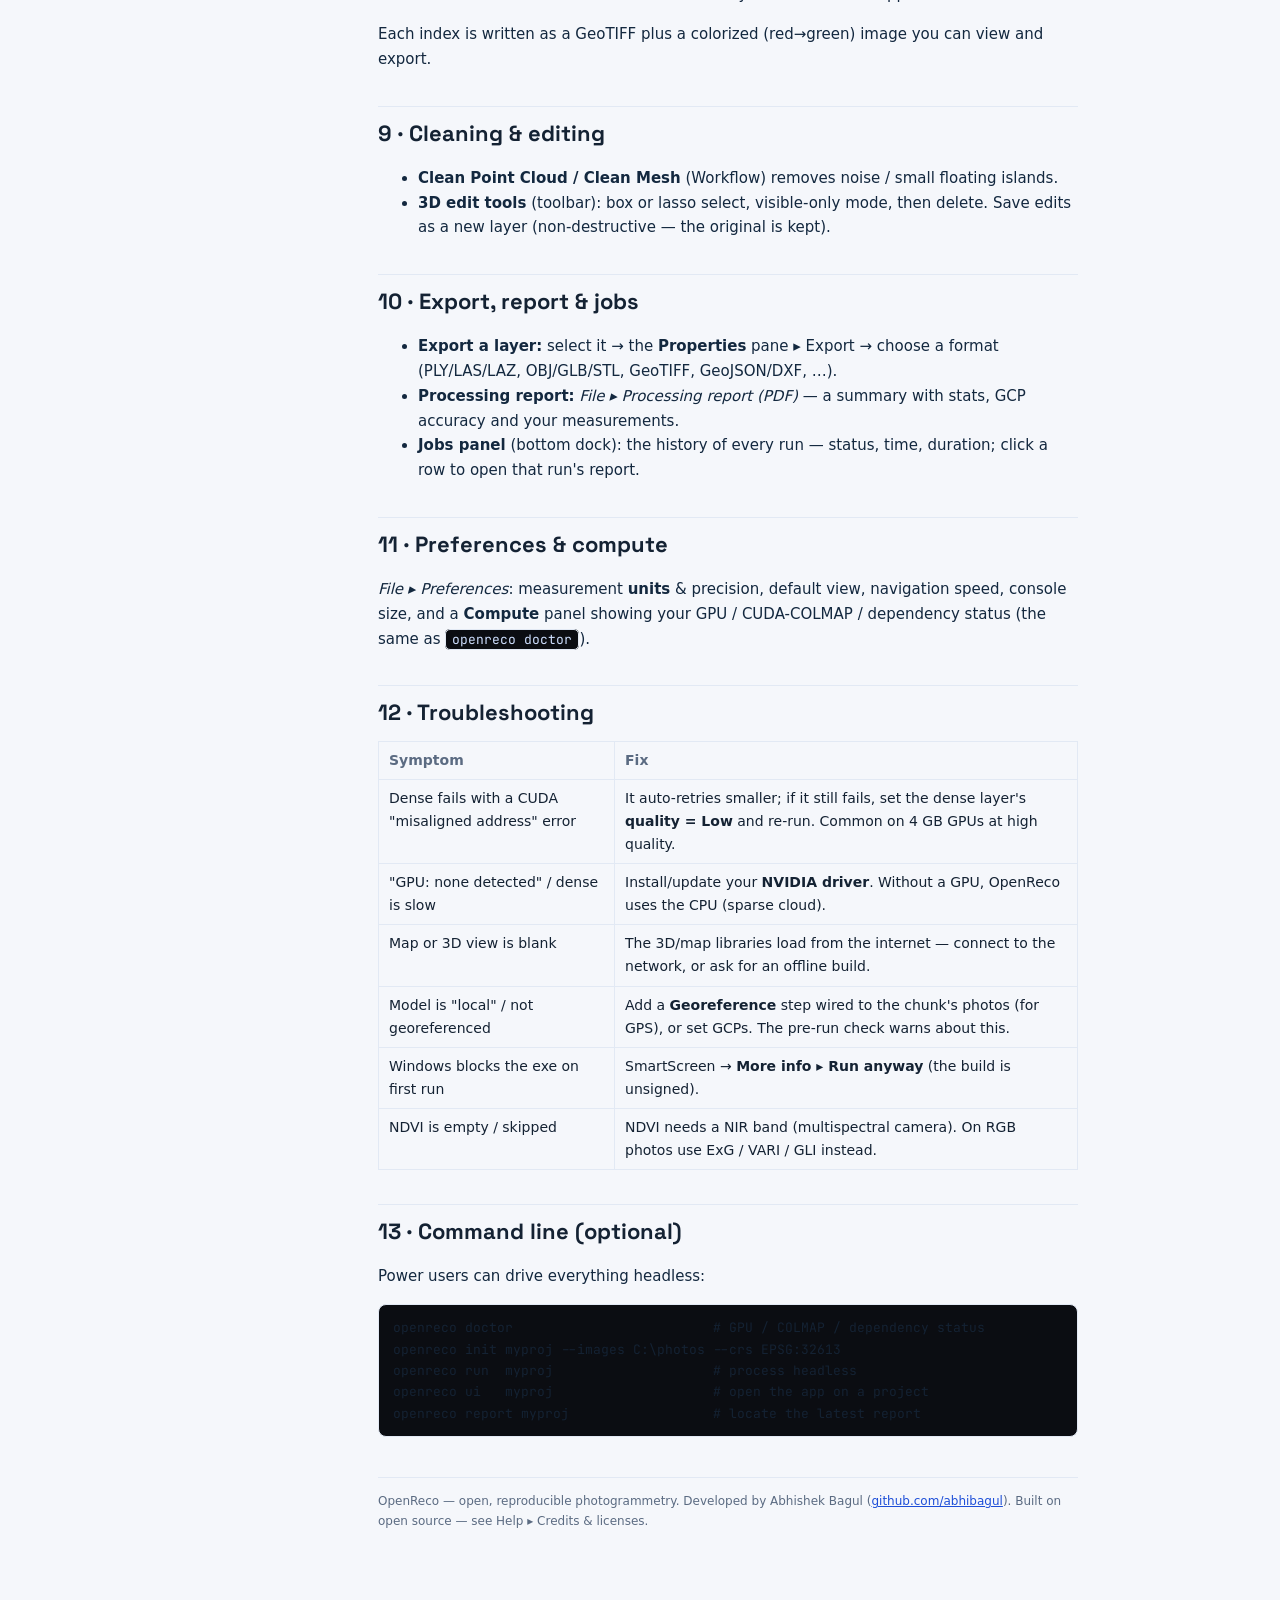
<file: openreco/ui/web/guide.html>
<!doctype html>
<html lang="en">
<head>
<meta charset="utf-8" />
<meta name="viewport" content="width=device-width, initial-scale=1" />
<title>OpenReco — User Guide</title>
<link rel="preconnect" href="https://fonts.gstatic.com" crossorigin>
<link rel="stylesheet" href="https://fonts.googleapis.com/css2?family=Space+Grotesk:wght@500;600;700&family=JetBrains+Mono:wght@400;500&display=swap">
<style>
  :root { --bg:#f5f7fb; --panel:#ffffff; --fg:#142233; --muted:#5b6b82; --line:#e2e9f4;
          --accent:#1d4ed8; --cobalt:#1d4ed8; --ok:#16a34a; --warn:#b7791f; --err:#e11d48;
          --disp:"Space Grotesk","Segoe UI",system-ui,sans-serif;
          --mono:"JetBrains Mono","Ubuntu Mono","Cascadia Mono",ui-monospace,monospace; }
  * { box-sizing:border-box; }
  body { margin:0; background:var(--bg); color:var(--fg);
         font:15px/1.65 "Segoe UI","Ubuntu",system-ui,sans-serif; }
  .wrap { display:grid; grid-template-columns:248px 1fr; max-width:1100px; margin:0 auto; min-height:100vh; }
  nav { position:sticky; top:0; align-self:start; height:100vh; overflow:auto; padding:22px 14px;
        border-right:1px solid var(--line); background:var(--panel); }
  nav h1 { font-family:var(--disp); font-size:17px; margin:0 0 2px; color:var(--accent); letter-spacing:.3px; }
  h2, h3 { font-family:var(--disp); }
  nav .v { color:var(--muted); font-size:12px; margin-bottom:14px; }
  nav a { display:block; color:var(--muted); text-decoration:none; padding:4px 8px; border-radius:6px;
          font-size:13px; }
  nav a:hover { background:#ffffff10; color:var(--fg); }
  main { padding:30px 40px 80px; max-width:780px; }
  h2 { font-size:22px; margin:34px 0 10px; padding-top:8px; border-top:1px solid var(--line); }
  h2:first-child { border-top:0; margin-top:0; }
  h3 { font-size:16px; margin:20px 0 6px; color:#cdd6e6; }
  p, li { color:#13283f; }
  code { font-family:var(--mono); background:#0b0d12; border:1px solid var(--line); border-radius:5px;
         padding:1px 6px; font-size:13px; color:#cfe0ff; }
  pre { background:#0b0d12; border:1px solid var(--line); border-radius:8px; padding:12px 14px;
        overflow:auto; font-family:var(--mono); font-size:13px; }
  .tip, .warn { border-left:3px solid var(--accent); background:#5694ff14; padding:9px 14px;
                border-radius:0 8px 8px 0; margin:12px 0; }
  .warn { border-left-color:var(--warn); background:#f0b42914; }
  kbd { font-family:var(--mono); background:#222; border:1px solid #333; border-bottom-width:2px;
        border-radius:4px; padding:1px 6px; font-size:12px; }
  table { border-collapse:collapse; width:100%; margin:10px 0; font-size:14px; }
  th, td { border:1px solid var(--line); padding:7px 10px; text-align:left; vertical-align:top; }
  th { color:var(--muted); font-weight:600; }
  a { color:var(--accent); }
  .step { padding-left:4px; }
  footer { color:var(--muted); font-size:12px; margin-top:40px; border-top:1px solid var(--line); padding-top:14px; }
</style>
</head>
<body>
<div class="wrap">
<nav>
  <h1>OpenReco</h1>
  <div class="v">User Guide</div>
  <a href="#intro">1 · Overview</a>
  <a href="#start">2 · Getting started</a>
  <a href="#project">3 · Projects &amp; photos</a>
  <a href="#workflow">4 · The processing workflow</a>
  <a href="#crs">5 · Coordinate systems &amp; GCPs</a>
  <a href="#view">6 · Viewing results</a>
  <a href="#measure">7 · Measurements &amp; notes</a>
  <a href="#indices">8 · Vegetation indices</a>
  <a href="#edit">9 · Cleaning &amp; editing</a>
  <a href="#export">10 · Export, report &amp; jobs</a>
  <a href="#prefs">11 · Preferences &amp; compute</a>
  <a href="#trouble">12 · Troubleshooting</a>
  <a href="#cli">13 · Command line</a>
</nav>
<main>

<h2 id="intro">1 · Overview</h2>
<p>OpenReco turns a set of overlapping photos into 3D and mapping products: a sparse/dense
<b>point cloud</b>, a <b>3D mesh</b> with <b>texture</b>, a <b>digital elevation model (DSM)</b>, an
<b>orthomosaic</b>, <b>contours</b>, and <b>vegetation indices</b> — which you can measure, annotate
and export. It is a clean-room, open project built only on permissively-licensed software
(see <i>Help ▸ Credits &amp; licenses</i>).</p>
<p>The pipeline is a chain of <b>stages</b> (layers) shown in the Workspace tree. Each stage caches
its result, so re-running only recomputes what changed.</p>

<h2 id="start">2 · Getting started</h2>
<p class="step"><b>Launch:</b> double-click <code>openreco.exe</code> — the app opens directly (no
commands needed). A small console window opens alongside it showing live logs; leave it open while
you work.</p>
<p class="step"><b>Check your machine:</b> <i>Help ▸ System / compute info</i> (or
<code>openreco doctor</code>) shows whether your GPU, the CUDA dense engine and all components are
available.</p>
<div class="tip"><b>GPU:</b> an NVIDIA GPU + driver gives fast dense reconstruction. Without one,
OpenReco still runs on the CPU (slower, and dense detail is limited).</div>

<h2 id="project">3 · Projects &amp; photos</h2>
<p>A <b>project</b> is a folder that holds your pipeline and results.</p>
<ol>
  <li><b>File ▸ Open / new project</b> → <b>Browse</b> to a folder and click <b>Use this folder</b>.
      An existing project opens; an empty folder becomes a new project.</li>
  <li><b>Add photos:</b> right-click a chunk (or use the Workflow menu) ▸ <b>Add Photos</b> →
      browse to your image folder, tick the photos, and add them.</li>
</ol>
<p>Right-click any photo thumbnail for: <b>Open / preview</b>, <b>Look through</b> (move the 3D
camera to that shot), <b>Show info</b> (EXIF/GPS), <b>Enable/Disable</b>, <b>Move to another
chunk</b>, <b>Estimate image quality</b> (sharpness), and <b>Remove</b>.</p>
<div class="tip">Use <b>chunks</b> to keep separate flights/areas apart, then <i>Merge Chunks</i>
later. Disable blurry photos (their sharpness shows on the thumbnail after <i>Estimate quality</i>).</div>

<h2 id="workflow">4 · The processing workflow</h2>
<p>Open the <b>Workflow</b> menu and run these in order (each adds a layer wired to the previous):</p>
<table>
<tr><th>Step</th><th>What it produces</th></tr>
<tr><td><b>Align Photos</b></td><td>Camera positions + a sparse tie-point cloud (Structure-from-Motion).</td></tr>
<tr><td><b>Georeference</b></td><td>Places the model in real-world coordinates using photo GPS or GCPs.</td></tr>
<tr><td><b>Build Dense Cloud</b></td><td>A detailed point cloud (GPU PatchMatch, or CPU fallback).</td></tr>
<tr><td><b>Build Model</b></td><td>A 3D mesh surface from the dense cloud.</td></tr>
<tr><td><b>Build Texture</b></td><td>Photo-realistic texture baked onto the mesh.</td></tr>
<tr><td><b>Build DEM / Orthomosaic</b></td><td>Top-down elevation raster &amp; stitched map image.</td></tr>
<tr><td><b>Vegetation Indices / Contours</b></td><td>NDVI/ExG maps &amp; contour lines.</td></tr>
</table>
<p class="step"><b>Quality preset:</b> the toolbar dropdown (Low / Medium / High / Ultra) sets sensible
parameters across all stages in one click. Start <b>Low</b> for a quick preview.</p>
<p class="step"><b>Run:</b> press <b>Run</b> in the toolbar. OpenReco first <b>checks the wiring</b>
and lists any problems; then it processes, streaming progress to the Console. Re-running is cheap —
cached stages are skipped. Right-click a layer to <b>Run just that stage</b> or <b>Run up to here</b>.</p>
<div class="tip">On a 4&nbsp;GB GPU, <b>Low/Medium</b> are the reliable dense settings. If dense fails
with a CUDA error it automatically retries at a smaller size before falling back.</div>

<h2 id="crs">5 · Coordinate systems &amp; GCPs</h2>
<p>To get real-world coordinates, the project needs a <b>CRS</b> (coordinate reference system) and a
georeference source:</p>
<ul>
  <li><b>GPS:</b> if your photos are GPS-tagged (most drones), add a <b>Georeference</b> step wired to
      the chunk's photos — it auto-picks a UTM zone or uses the CRS you set (toolbar ▸ CRS).</li>
  <li><b>GCPs (Ground Control Points):</b> for survey accuracy, open <b>Reference ▸ Markers</b>,
      add markers, click their position in several photos, enter known coordinates, then
      <b>Use these GCPs</b>.</li>
</ul>
<div class="warn"><b>If a model comes out un-georeferenced</b> (the map/volumes are off or local), the
pre-run check warns you: the Georeference step has no GPS or GCP source. Wire the chunk's photos to
it, or add GCPs.</div>

<h2 id="view">6 · Viewing results</h2>
<p>The viewport has four tabs (top-left): <b>Model</b> (3D), <b>Ortho</b> (2D map image),
<b>Map</b> (web map), <b>Photo</b>.</p>
<ul>
  <li><b>Orbit</b> drag; <b>pan</b> right-drag/middle-drag; <b>zoom</b> wheel.</li>
  <li><b>Navigation cube</b> (top-right): click a face/edge/corner to snap the view.</li>
  <li><b>Point-cloud bar</b> (bottom): point size, color by <b>RGB</b> or <b>Elevation</b> (ramp),
      and <b>EDL</b> depth shading for clarity.</li>
  <li>Toggle layers with the <b>eye</b> icon in the Workspace tree; double-click a layer to open it
      in the right view.</li>
</ul>

<h2 id="measure">7 · Measurements &amp; annotations</h2>
<p>Use the measure tools in the toolbar (they work in the 3D, Ortho and Map views):</p>
<table>
<tr><th>Tool</th><th>How</th></tr>
<tr><td><b>Distance</b></td><td>Click points along a path; double-click to finish.</td></tr>
<tr><td><b>Area</b></td><td>Outline a polygon; double-click to finish.</td></tr>
<tr><td><b>Volume</b> (stockpile)</td><td>Outline a footprint; double-click. Pick the base
   (best-fit plane / lowest / mean) — reports cut/fill/net m³.</td></tr>
<tr><td><b>Profile</b></td><td>Click points along a line; an elevation cross-section chart appears.</td></tr>
<tr><td><b>Note</b></td><td>Click a point and type a label.</td></tr>
</table>
<p>All measurements appear in the floating <b>Measurements</b> panel (rename, show/hide, delete,
click to focus). They are <b>saved with the project</b> and shown in 3D, on the ortho and on the map.
Export them from the panel as <b>GeoJSON / DXF / CSV</b>; a profile exports a per-station CSV.</p>
<div class="tip">Set display <b>units</b> (metre / feet) and decimal precision in
<i>File ▸ Preferences ▸ Measurements</i>.</div>

<h2 id="indices">8 · Vegetation indices</h2>
<p><b>Workflow ▸ Vegetation Indices</b> (needs an Orthomosaic) computes plant-health maps:</p>
<ul>
  <li><b>RGB (ExG · VARI · GLI)</b> — works on ordinary RGB drone photos.</li>
  <li><b>NDVI / GNDVI</b> — require a <b>near-infrared (NIR) band</b>, i.e. a multispectral camera;
      set the <b>NIR band #</b> to match. On RGB-only data these are skipped.</li>
</ul>
<p>Each index is written as a GeoTIFF plus a colorized (red→green) image you can view and export.</p>

<h2 id="edit">9 · Cleaning &amp; editing</h2>
<ul>
  <li><b>Clean Point Cloud / Clean Mesh</b> (Workflow) removes noise / small floating islands.</li>
  <li><b>3D edit tools</b> (toolbar): box or lasso select, visible-only mode, then delete. Save edits
      as a new layer (non-destructive — the original is kept).</li>
</ul>

<h2 id="export">10 · Export, report &amp; jobs</h2>
<ul>
  <li><b>Export a layer:</b> select it → the <b>Properties</b> pane ▸ Export → choose a format
      (PLY/LAS/LAZ, OBJ/GLB/STL, GeoTIFF, GeoJSON/DXF, …).</li>
  <li><b>Processing report:</b> <i>File ▸ Processing report (PDF)</i> — a summary with stats, GCP
      accuracy and your measurements.</li>
  <li><b>Jobs panel</b> (bottom dock): the history of every run — status, time, duration; click a row
      to open that run's report.</li>
</ul>

<h2 id="prefs">11 · Preferences &amp; compute</h2>
<p><i>File ▸ Preferences</i>: measurement <b>units</b> &amp; precision, default view, navigation
speed, console size, and a <b>Compute</b> panel showing your GPU / CUDA-COLMAP / dependency status
(the same as <code>openreco doctor</code>).</p>

<h2 id="trouble">12 · Troubleshooting</h2>
<table>
<tr><th>Symptom</th><th>Fix</th></tr>
<tr><td>Dense fails with a CUDA "misaligned address" error</td><td>It auto-retries smaller; if it
   still fails, set the dense layer's <b>quality = Low</b> and re-run. Common on 4&nbsp;GB GPUs at high quality.</td></tr>
<tr><td>"GPU: none detected" / dense is slow</td><td>Install/update your <b>NVIDIA driver</b>. Without
   a GPU, OpenReco uses the CPU (sparse cloud).</td></tr>
<tr><td>Map or 3D view is blank</td><td>The 3D/map libraries load from the internet — connect to the
   network, or ask for an offline build.</td></tr>
<tr><td>Model is "local" / not georeferenced</td><td>Add a <b>Georeference</b> step wired to the
   chunk's photos (for GPS), or set GCPs. The pre-run check warns about this.</td></tr>
<tr><td>Windows blocks the exe on first run</td><td>SmartScreen → <b>More info ▸ Run anyway</b>
   (the build is unsigned).</td></tr>
<tr><td>NDVI is empty / skipped</td><td>NDVI needs a NIR band (multispectral camera). On RGB photos use
   ExG / VARI / GLI instead.</td></tr>
</table>

<h2 id="cli">13 · Command line (optional)</h2>
<p>Power users can drive everything headless:</p>
<pre>openreco doctor                         # GPU / COLMAP / dependency status
openreco init myproj --images C:\photos --crs EPSG:32613
openreco run  myproj                    # process headless
openreco ui   myproj                    # open the app on a project
openreco report myproj                  # locate the latest report</pre>

<footer>OpenReco — open, reproducible photogrammetry. Developed by Abhishek Bagul
(<a href="https://github.com/abhibagul" target="_blank" rel="noopener">github.com/abhibagul</a>).
Built on open source — see Help ▸ Credits &amp; licenses.</footer>
</main>
</div>
</body>
</html>
</file>
<file: site.css>
/* OpenReco — marketing site · "Blueprint" brand system
   Space Grotesk + JetBrains Mono, ink-navy ground, cobalt/azure/sky accents,
   faint blueprint grid. Mirrors the brand guidelines exactly. */
:root{
  --ink:#0B1A2B; --ink-2:#13283f; --ink-3:#1b3553;
  --cobalt:#1D4ED8; --azure:#3B82F6; --sky:#7FB0FF;
  --paper:#F5F7FB; --white:#fff; --sub:#5B6B82; --faint:#8595AB;
  --line:rgba(11,26,43,.12); --line-2:rgba(11,26,43,.07);
  --grid:rgba(29,78,216,.05); --grid-d:rgba(127,176,255,.09);
  --ok:#16A34A; --amber:#F59E0B;
  --disp:'Space Grotesk',sans-serif; --mono:'JetBrains Mono',monospace;
  --maxw:1180px;
}
*{box-sizing:border-box;}
html{scroll-behavior:smooth;}
body{margin:0;background:var(--paper);color:var(--ink);font-family:var(--disp);
  -webkit-font-smoothing:antialiased;line-height:1.6;overflow-x:hidden;}
a{color:inherit;text-decoration:none;}
img{max-width:100%;display:block;}
.wrap{max-width:var(--maxw);margin:0 auto;padding:0 28px;}

/* type helpers */
.kick{font-family:var(--mono);font-size:12px;font-weight:500;letter-spacing:.22em;
  text-transform:uppercase;color:var(--cobalt);}
.mono{font-family:var(--mono);}
h1,h2,h3{margin:0;letter-spacing:-.025em;font-weight:700;text-wrap:balance;}
h2.sec{font-size:clamp(30px,4vw,46px);line-height:1.04;}
p{margin:0;}
.lead{font-size:clamp(16px,1.5vw,19px);color:var(--sub);line-height:1.6;text-wrap:pretty;}

/* buttons */
.btn{display:inline-flex;align-items:center;gap:9px;font-family:var(--disp);font-weight:600;
  font-size:15px;padding:12px 20px;border-radius:10px;border:1px solid transparent;cursor:pointer;
  transition:transform .12s ease,background .18s ease,border-color .18s ease,box-shadow .18s ease;white-space:nowrap;}
.btn svg{width:17px;height:17px;}
.btn.primary{background:var(--cobalt);color:#fff;box-shadow:0 8px 20px rgba(29,78,216,.28);}
.btn.primary:hover{background:#1b46c2;transform:translateY(-1px);box-shadow:0 12px 26px rgba(29,78,216,.34);}
.btn.ghost{background:transparent;color:var(--ink);border-color:var(--line);}
.btn.ghost:hover{border-color:var(--ink);transform:translateY(-1px);}
.btn.onink{background:rgba(255,255,255,.08);color:#fff;border-color:rgba(255,255,255,.18);}
.btn.onink:hover{background:rgba(255,255,255,.15);transform:translateY(-1px);}

/* nav */
header.nav{position:sticky;top:0;z-index:50;background:rgba(245,247,251,.82);
  backdrop-filter:blur(12px);border-bottom:1px solid var(--line);}
.nav-in{display:flex;align-items:center;gap:28px;height:64px;}
.brand{display:flex;align-items:center;gap:10px;font-weight:600;font-size:18px;letter-spacing:-.02em;}
.brand .mk{width:26px;height:26px;}
.nav-links{display:flex;gap:26px;margin-left:14px;}
.nav-links a{font-size:14px;color:var(--sub);font-weight:500;transition:color .15s;}
.nav-links a:hover{color:var(--ink);}
.nav-right{margin-left:auto;display:flex;align-items:center;gap:14px;}
.ghpill{display:inline-flex;align-items:center;gap:8px;font-family:var(--mono);font-size:12px;
  font-weight:500;color:var(--sub);padding:8px 12px;border:1px solid var(--line);border-radius:9px;
  transition:border-color .15s,color .15s;}
.ghpill:hover{border-color:var(--ink);color:var(--ink);}
.ghpill b{color:var(--ink);font-weight:600;}

/* hero */
.hero{position:relative;background:var(--ink);color:var(--paper);overflow:hidden;
  padding:96px 0 0;}
.hero .grid-bg{position:absolute;inset:0;z-index:0;
  background-image:linear-gradient(var(--grid-d) 1px,transparent 1px),linear-gradient(90deg,var(--grid-d) 1px,transparent 1px);
  background-size:30px 30px;-webkit-mask-image:radial-gradient(120% 80% at 50% 0%,#000 40%,transparent 78%);
          mask-image:radial-gradient(120% 80% at 50% 0%,#000 40%,transparent 78%);}
.hero .glow{position:absolute;left:50%;top:-180px;transform:translateX(-50%);width:900px;height:520px;z-index:0;
  background:radial-gradient(closest-side,rgba(59,130,246,.32),transparent 72%);filter:blur(8px);}
.hero-in{position:relative;z-index:2;text-align:center;display:flex;flex-direction:column;align-items:center;}
.hero h1{font-size:clamp(40px,6.2vw,76px);line-height:.98;color:#fff;max-width:16ch;}
.hero h1 .hl{color:var(--sky);}
.hero .lead{color:#aebfd6;max-width:60ch;margin-top:24px;}
.hero .cta{display:flex;gap:14px;margin-top:34px;flex-wrap:wrap;justify-content:center;}
.hero .meta{display:flex;gap:26px;margin-top:30px;flex-wrap:wrap;justify-content:center;
  font-family:var(--mono);font-size:12px;letter-spacing:.04em;color:#8ea2bf;}
.hero .meta span{display:inline-flex;align-items:center;gap:8px;color:#8ea2bf;}
.hero .meta b{color:#d7e3f3;font-weight:500;}
.hero .meta .dot{width:6px;height:6px;border-radius:50%;background:var(--sky);}

/* app window screenshot */
.shot{margin:60px auto -90px;max-width:1160px;position:relative;z-index:2;padding:0 28px;}
.window{border-radius:14px 14px 0 0;overflow:hidden;border:1px solid rgba(255,255,255,.14);
  border-bottom:none;box-shadow:0 40px 90px rgba(0,0,0,.45);background:#0d1b2c;}
.winbar{display:flex;align-items:center;gap:8px;padding:11px 15px;background:#0d1b2c;
  border-bottom:1px solid rgba(255,255,255,.08);}
.winbar .dots{display:flex;gap:7px;}
.winbar .dots i{width:11px;height:11px;border-radius:50%;display:block;}
.winbar .title{margin:0 auto;font-family:var(--mono);font-size:11px;letter-spacing:.06em;color:#7e93b1;
  display:flex;align-items:center;gap:8px;}
.window img{width:100%;display:block;}

/* section scaffolding */
section{position:relative;}
.band{padding:128px 0 64px;}
.band.tight{padding:88px 0;}
.ink-band{background:var(--ink);color:var(--paper);}
.ink-band .lead{color:#aebfd6;}
.ink-band .kick{color:var(--sky);}
.sec-head{max-width:680px;}
.sec-head .lead{margin-top:16px;}
.center{margin-left:auto;margin-right:auto;text-align:center;}

/* trust strip */
.trust{display:flex;flex-wrap:wrap;gap:14px 12px;justify-content:center;margin-top:8px;}
.chip{display:inline-flex;align-items:center;gap:9px;font-family:var(--mono);font-size:12.5px;
  color:var(--sub);padding:9px 14px;border:1px solid var(--line);border-radius:999px;background:var(--white);}
.chip svg{width:15px;height:15px;color:var(--cobalt);}

/* pipeline grid */
.pipe{display:grid;grid-template-columns:repeat(3,1fr);gap:0;margin-top:48px;
  border-left:1px solid var(--line);border-top:1px solid var(--line);border-radius:14px;overflow:hidden;
  background:var(--white);}
.pcard{border-right:1px solid var(--line);border-bottom:1px solid var(--line);padding:24px 24px 26px;
  display:flex;flex-direction:column;gap:11px;transition:background .18s;position:relative;}
.pcard:hover{background:#eef3fc;}
.pcard .ic{width:40px;height:40px;border-radius:10px;display:flex;align-items:center;justify-content:center;
  background:rgba(29,78,216,.08);color:var(--cobalt);}
.pcard .ic svg{width:21px;height:21px;}
.pcard h3{font-size:16.5px;font-weight:600;display:flex;align-items:center;gap:9px;}
.pcard .step{font-family:var(--mono);font-size:10px;font-weight:600;letter-spacing:.1em;color:var(--faint);
  position:absolute;top:18px;right:20px;}
.pcard p{font-size:13.5px;color:var(--sub);line-height:1.55;}

/* feature spotlight rows */
.spot{display:grid;grid-template-columns:1fr 1fr;gap:64px;align-items:center;padding:60px 0;}
.spot.rev .copy{order:2;}
.spot .copy h2{font-size:clamp(26px,3vw,38px);line-height:1.06;margin-top:14px;}
.spot .copy .lead{margin-top:16px;}
.flist{display:flex;flex-direction:column;gap:11px;margin-top:24px;}
.flist .fl{display:flex;gap:12px;align-items:flex-start;font-size:14.5px;color:var(--ink-2);}
.flist .fl svg{width:18px;height:18px;color:var(--cobalt);flex:0 0 auto;margin-top:2px;}
.flist .fl b{font-weight:600;color:var(--ink);}
.figframe{border-radius:14px;overflow:hidden;border:1px solid var(--line);background:var(--white);
  box-shadow:0 24px 50px rgba(11,26,43,.13);}
.ink-band .figframe{border-color:rgba(255,255,255,.14);box-shadow:0 30px 60px rgba(0,0,0,.4);}
.figframe.grid-fig{background:#eef2fb;}
.figcap{display:flex;align-items:center;gap:10px;padding:10px 15px;border-top:1px solid var(--line);
  font-family:var(--mono);font-size:11px;letter-spacing:.03em;color:var(--sub);background:var(--white);}
.figcap .tagm{margin-left:auto;color:var(--cobalt);}
.ink-band .figcap{background:var(--ink-2);border-color:rgba(255,255,255,.1);color:#9fb2c9;}

/* viz feature small grid */
.viz{display:grid;grid-template-columns:repeat(4,1fr);gap:16px;margin-top:48px;}
.vcard{background:var(--white);border:1px solid var(--line);border-radius:12px;padding:22px;
  display:flex;flex-direction:column;gap:10px;}
.ink-band .vcard{background:var(--ink-2);border-color:rgba(255,255,255,.1);}
.vcard .ic{width:38px;height:38px;border-radius:9px;background:rgba(29,78,216,.1);color:var(--cobalt);
  display:flex;align-items:center;justify-content:center;}
.ink-band .vcard .ic{background:rgba(127,176,255,.14);color:var(--sky);}
.vcard .ic svg{width:20px;height:20px;}
.vcard h3{font-size:15px;font-weight:600;}
.vcard p{font-size:13px;color:var(--sub);}
.ink-band .vcard p{color:#9fb2c9;}

/* metrics row */
.metrics{display:grid;grid-template-columns:repeat(4,1fr);gap:0;margin-top:44px;
  border-left:1px solid rgba(255,255,255,.12);border-top:1px solid rgba(255,255,255,.12);}
.metric{border-right:1px solid rgba(255,255,255,.12);border-bottom:1px solid rgba(255,255,255,.12);
  padding:26px 24px;display:flex;flex-direction:column;gap:7px;}
.metric .v{font-family:var(--mono);font-weight:600;font-size:30px;letter-spacing:-.01em;color:#fff;
  font-variant-numeric:tabular-nums;line-height:1;}
.metric .v small{font-size:15px;color:var(--sky);}
.metric .k{font-family:var(--mono);font-size:11px;letter-spacing:.08em;text-transform:uppercase;color:#8ea2bf;}

/* export formats */
.formats{display:flex;flex-wrap:wrap;gap:12px;margin-top:36px;}
.fmt{font-family:var(--mono);font-size:13px;font-weight:500;color:var(--ink-2);background:var(--white);
  border:1px solid var(--line);border-radius:9px;padding:11px 16px;display:inline-flex;align-items:center;gap:9px;
  transition:border-color .15s,transform .12s;}
.fmt:hover{border-color:var(--cobalt);transform:translateY(-1px);}
.fmt .d{width:7px;height:7px;border-radius:2px;background:var(--cobalt);}

/* final CTA */
.cta-final{position:relative;background:var(--ink);color:#fff;border-radius:22px;overflow:hidden;
  padding:72px 56px;text-align:center;}
.cta-final .grid-bg{position:absolute;inset:0;z-index:0;opacity:.7;
  background-image:linear-gradient(var(--grid-d) 1px,transparent 1px),linear-gradient(90deg,var(--grid-d) 1px,transparent 1px);
  background-size:28px 28px;}
.cta-final .glow{position:absolute;left:50%;bottom:-160px;transform:translateX(-50%);width:760px;height:420px;z-index:0;
  background:radial-gradient(closest-side,rgba(59,130,246,.3),transparent 72%);}
.cta-final-in{position:relative;z-index:2;display:flex;flex-direction:column;align-items:center;}
.cta-final h2{font-size:clamp(30px,4vw,48px);line-height:1.03;color:#fff;max-width:18ch;}
.cta-final .lead{color:#aebfd6;margin-top:18px;max-width:54ch;}
.os{display:flex;gap:12px;margin-top:32px;flex-wrap:wrap;justify-content:center;}

/* footer */
footer{background:var(--ink);color:#9fb2c9;padding:60px 0 40px;border-top:1px solid rgba(255,255,255,.1);}
.foot-grid{display:grid;grid-template-columns:1.6fr 1fr 1fr 1fr;gap:40px;}
.foot-brand .brand{color:#fff;}
.foot-brand p{font-size:13.5px;color:#8ea2bf;margin-top:14px;max-width:34ch;line-height:1.6;}
.fcol h4{font-family:var(--mono);font-size:11px;letter-spacing:.12em;text-transform:uppercase;color:#6f86a3;
  margin:0 0 14px;font-weight:600;}
.fcol a{display:block;font-size:14px;color:#aebfd6;margin-bottom:10px;transition:color .15s;}
.fcol a:hover{color:#fff;}
.foot-bot{display:flex;justify-content:space-between;align-items:center;margin-top:48px;padding-top:24px;
  border-top:1px solid rgba(255,255,255,.1);font-family:var(--mono);font-size:11px;letter-spacing:.04em;color:#6f86a3;}

/* scroll reveal */
.reveal{opacity:0;transform:translateY(20px);transition:opacity .7s cubic-bezier(.2,.7,.2,1),transform .7s cubic-bezier(.2,.7,.2,1);}
.reveal.in{opacity:1;transform:none;}
.stagger>*{opacity:0;transform:translateY(18px);transition:opacity .6s cubic-bezier(.2,.7,.2,1),transform .6s cubic-bezier(.2,.7,.2,1);}
.stagger.in>*{opacity:1;transform:none;}
@media (prefers-reduced-motion:reduce){.reveal,.stagger>*{opacity:1!important;transform:none!important;transition:none!important;}}

/* ===== animations & promo polish ===== */
@keyframes fadeUp{from{opacity:0;transform:translateY(26px)}to{opacity:1;transform:none}}
@keyframes gridDrift{from{background-position:0 0,0 0}to{background-position:30px 30px,30px 30px}}
@keyframes glowPulse{0%,100%{opacity:.75}50%{opacity:1}}
@keyframes floatY{0%,100%{transform:translateY(0)}50%{transform:translateY(-12px)}}
@keyframes marquee{from{transform:translateX(0)}to{transform:translateX(-50%)}}
@keyframes marqueeRev{from{transform:translateX(-50%)}to{transform:translateX(0)}}
@keyframes calloutPop{from{opacity:0;transform:translateY(10px) scale(.94)}to{opacity:1;transform:none}}
@keyframes spinSlow{to{transform:rotate(360deg)}}
@keyframes dash{to{stroke-dashoffset:0}}

/* hero entrance + motion */
.hero .grid-bg{animation:gridDrift 9s linear infinite;}
.hero .glow{animation:glowPulse 5s ease-in-out infinite;}
.rise{animation:fadeUp .85s cubic-bezier(.2,.7,.2,1) both;}
@media (prefers-reduced-motion:reduce){.hero .grid-bg,.hero .glow,.rise,.shot-inner,.marquee-row{animation:none!important;}}

.shot{animation:fadeUp 1.1s .3s both;}
.shot-inner{animation:floatY 7s ease-in-out infinite;will-change:transform;}
.window{transform:perspective(1800px) rotateX(5deg);transition:transform .6s cubic-bezier(.2,.7,.2,1);transform-origin:50% 100%;}
.shot:hover .window{transform:perspective(1800px) rotateX(0deg);}

/* floating callouts on hero shot */
.callout{position:absolute;z-index:5;display:inline-flex;align-items:center;gap:9px;
  background:rgba(13,27,44,.86);backdrop-filter:blur(8px);border:1px solid rgba(127,176,255,.32);
  color:#eaf1fb;font-family:var(--mono);font-size:12px;font-weight:500;letter-spacing:.02em;
  padding:9px 13px;border-radius:10px;box-shadow:0 10px 30px rgba(0,0,0,.4);white-space:nowrap;
  opacity:0;animation:calloutPop .7s cubic-bezier(.2,.7,.2,1) forwards;}
.callout .d{width:8px;height:8px;border-radius:50%;background:var(--sky);box-shadow:0 0 0 4px rgba(127,176,255,.18);}
.callout b{color:#fff;font-weight:600;}
.callout.c1{top:14%;left:-4%;animation-delay:1.05s;}
.callout.c2{top:42%;right:-5%;animation-delay:1.3s;}
.callout.c3{bottom:20%;left:-2%;animation-delay:1.55s;}
@media (max-width:900px){.callout{display:none;}}

/* button shine */
.btn.primary{position:relative;overflow:hidden;}
.btn.primary::after{content:"";position:absolute;top:0;left:-120%;width:60%;height:100%;
  background:linear-gradient(100deg,transparent,rgba(255,255,255,.35),transparent);transform:skewX(-18deg);}
.btn.primary:hover::after{animation:shineMove .9s ease;}
@keyframes shineMove{to{left:140%;}}

/* photos -> 3D promo band */
.photos-band{background:var(--ink);color:#fff;padding:96px 0;overflow:hidden;position:relative;}
.photos-band .grid-bg{position:absolute;inset:0;z-index:0;opacity:.5;
  background-image:linear-gradient(var(--grid-d) 1px,transparent 1px),linear-gradient(90deg,var(--grid-d) 1px,transparent 1px);
  background-size:30px 30px;}
.photos-band .inner{position:relative;z-index:2;}
.marquee-mask{position:relative;overflow:hidden;
  -webkit-mask-image:linear-gradient(90deg,transparent,#000 8%,#000 92%,transparent);
          mask-image:linear-gradient(90deg,transparent,#000 8%,#000 92%,transparent);}
.marquee-row{display:flex;gap:14px;width:max-content;}
.marquee-row.a{animation:marquee 48s linear infinite;}
.marquee-row.b{animation:marqueeRev 56s linear infinite;}
.marquee-row img{width:198px;height:118px;object-fit:cover;border-radius:11px;flex:0 0 auto;
  border:1px solid rgba(255,255,255,.12);box-shadow:0 8px 22px rgba(0,0,0,.35);}
.photos-band:hover .marquee-row{animation-play-state:paused;}

.flow{display:flex;align-items:center;justify-content:center;gap:clamp(16px,4vw,52px);margin:44px 0;flex-wrap:wrap;}
.flow .node{display:flex;flex-direction:column;align-items:center;gap:8px;text-align:center;}
.flow .node .v{font-family:var(--mono);font-weight:600;font-size:clamp(30px,4.5vw,52px);color:#fff;
  letter-spacing:-.02em;line-height:1;font-variant-numeric:tabular-nums;}
.flow .node .v .u{color:var(--sky);}
.flow .node .k{font-family:var(--mono);font-size:11px;letter-spacing:.14em;text-transform:uppercase;color:#8ea2bf;}
.flow .arrow{color:var(--sky);opacity:.8;}
.flow .arrow svg{width:34px;height:34px;}

/* section eyebrow number */
.eyebrow{display:inline-flex;align-items:center;gap:12px;}
.eyebrow .num{font-family:var(--mono);font-size:12px;font-weight:600;color:var(--cobalt);
  border:1px solid var(--line);border-radius:7px;padding:4px 9px;letter-spacing:.06em;}
.ink-band .eyebrow .num{color:var(--sky);border-color:rgba(127,176,255,.3);}

/* pcard hover icon spin hint */
.pcard:hover .ic{background:var(--cobalt);color:#fff;transform:translateY(-2px);}
.pcard .ic{transition:background .2s,color .2s,transform .2s;}

/* responsive */
@media (max-width:900px){
  .nav-links,.ghpill{display:none;}
  .pipe{grid-template-columns:repeat(2,1fr);}
  .viz{grid-template-columns:repeat(2,1fr);}
  .metrics{grid-template-columns:repeat(2,1fr);}
  .spot{grid-template-columns:1fr;gap:32px;padding:40px 0;}
  .spot.rev .copy{order:0;}
  .foot-grid{grid-template-columns:1fr 1fr;gap:32px;}
  .shot{margin-bottom:-80px;}
}
@media (max-width:560px){
  .band{padding:80px 0 40px;}
  .pipe{grid-template-columns:1fr;}
  .viz{grid-template-columns:1fr;}
  .metrics{grid-template-columns:1fr;}
  .foot-grid{grid-template-columns:1fr;}
  .cta-final{padding:48px 24px;}
  .hero{padding-top:64px;}
}
</file>
